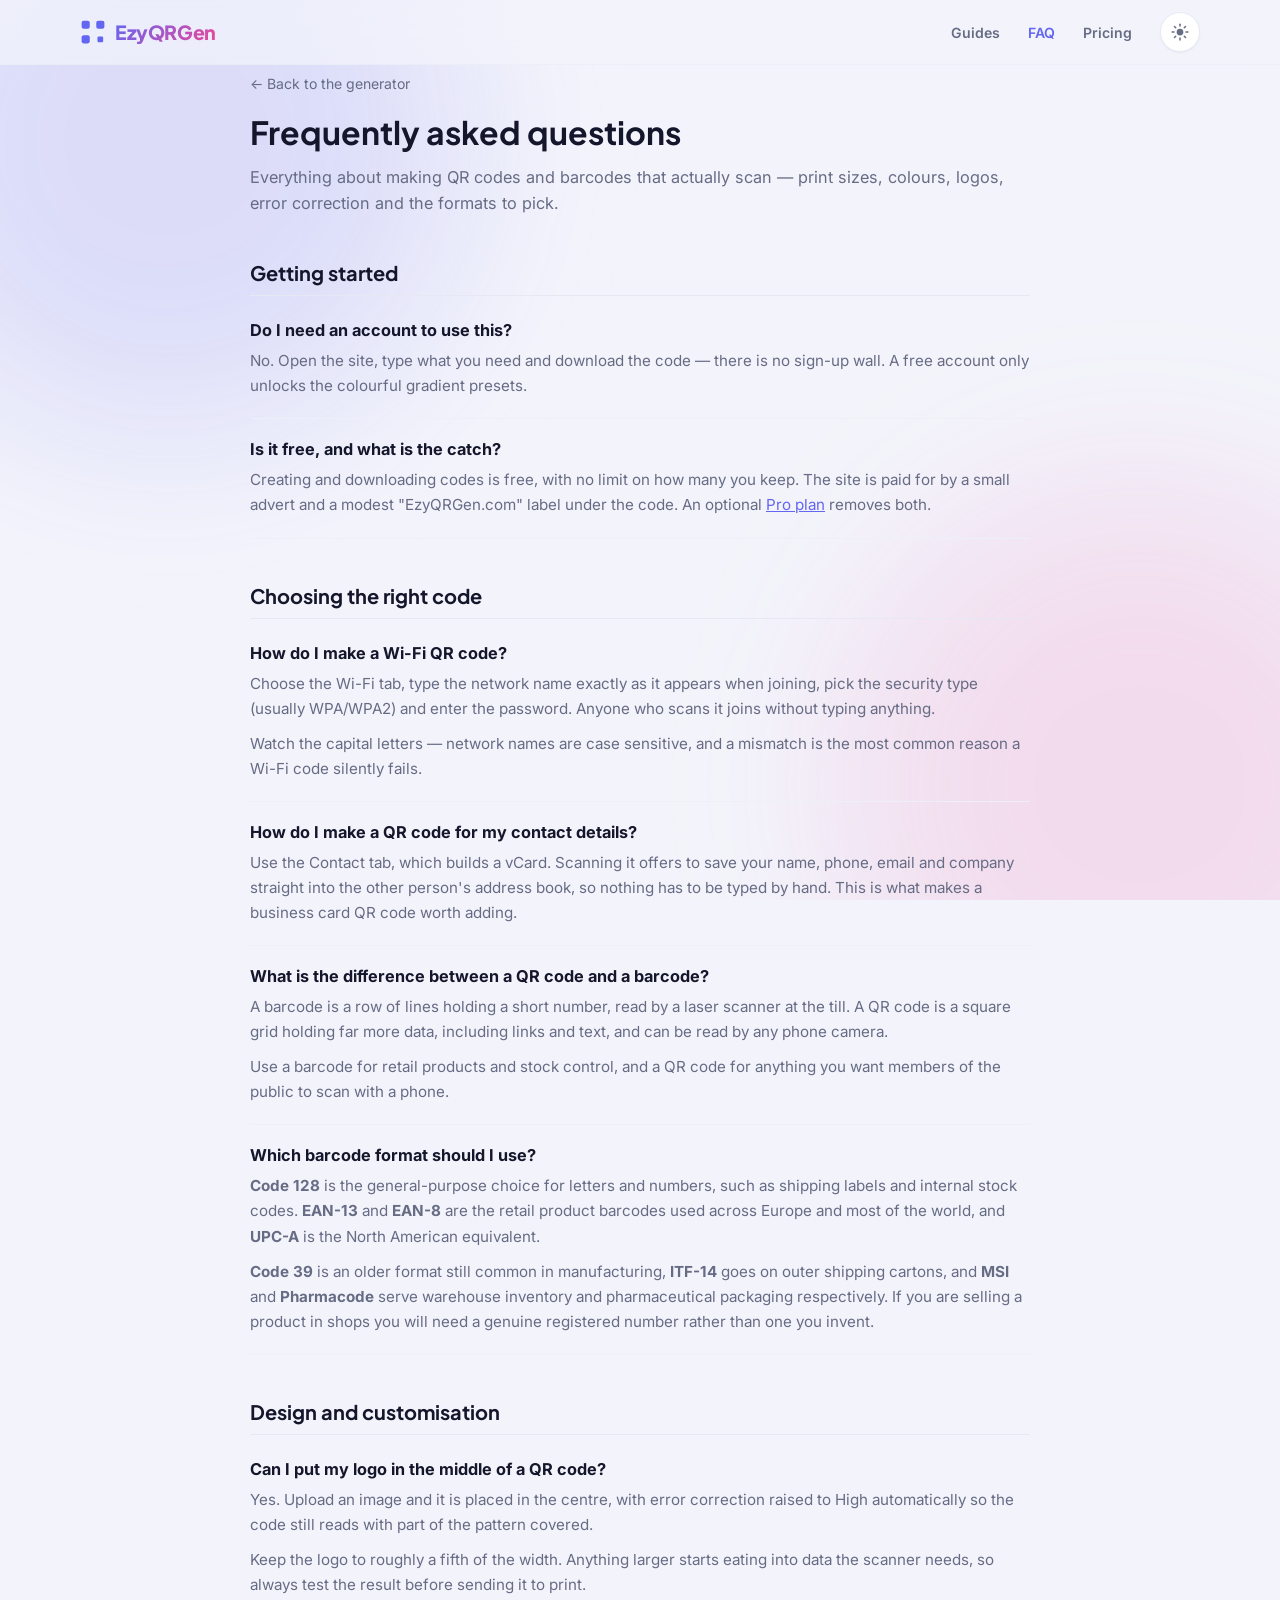
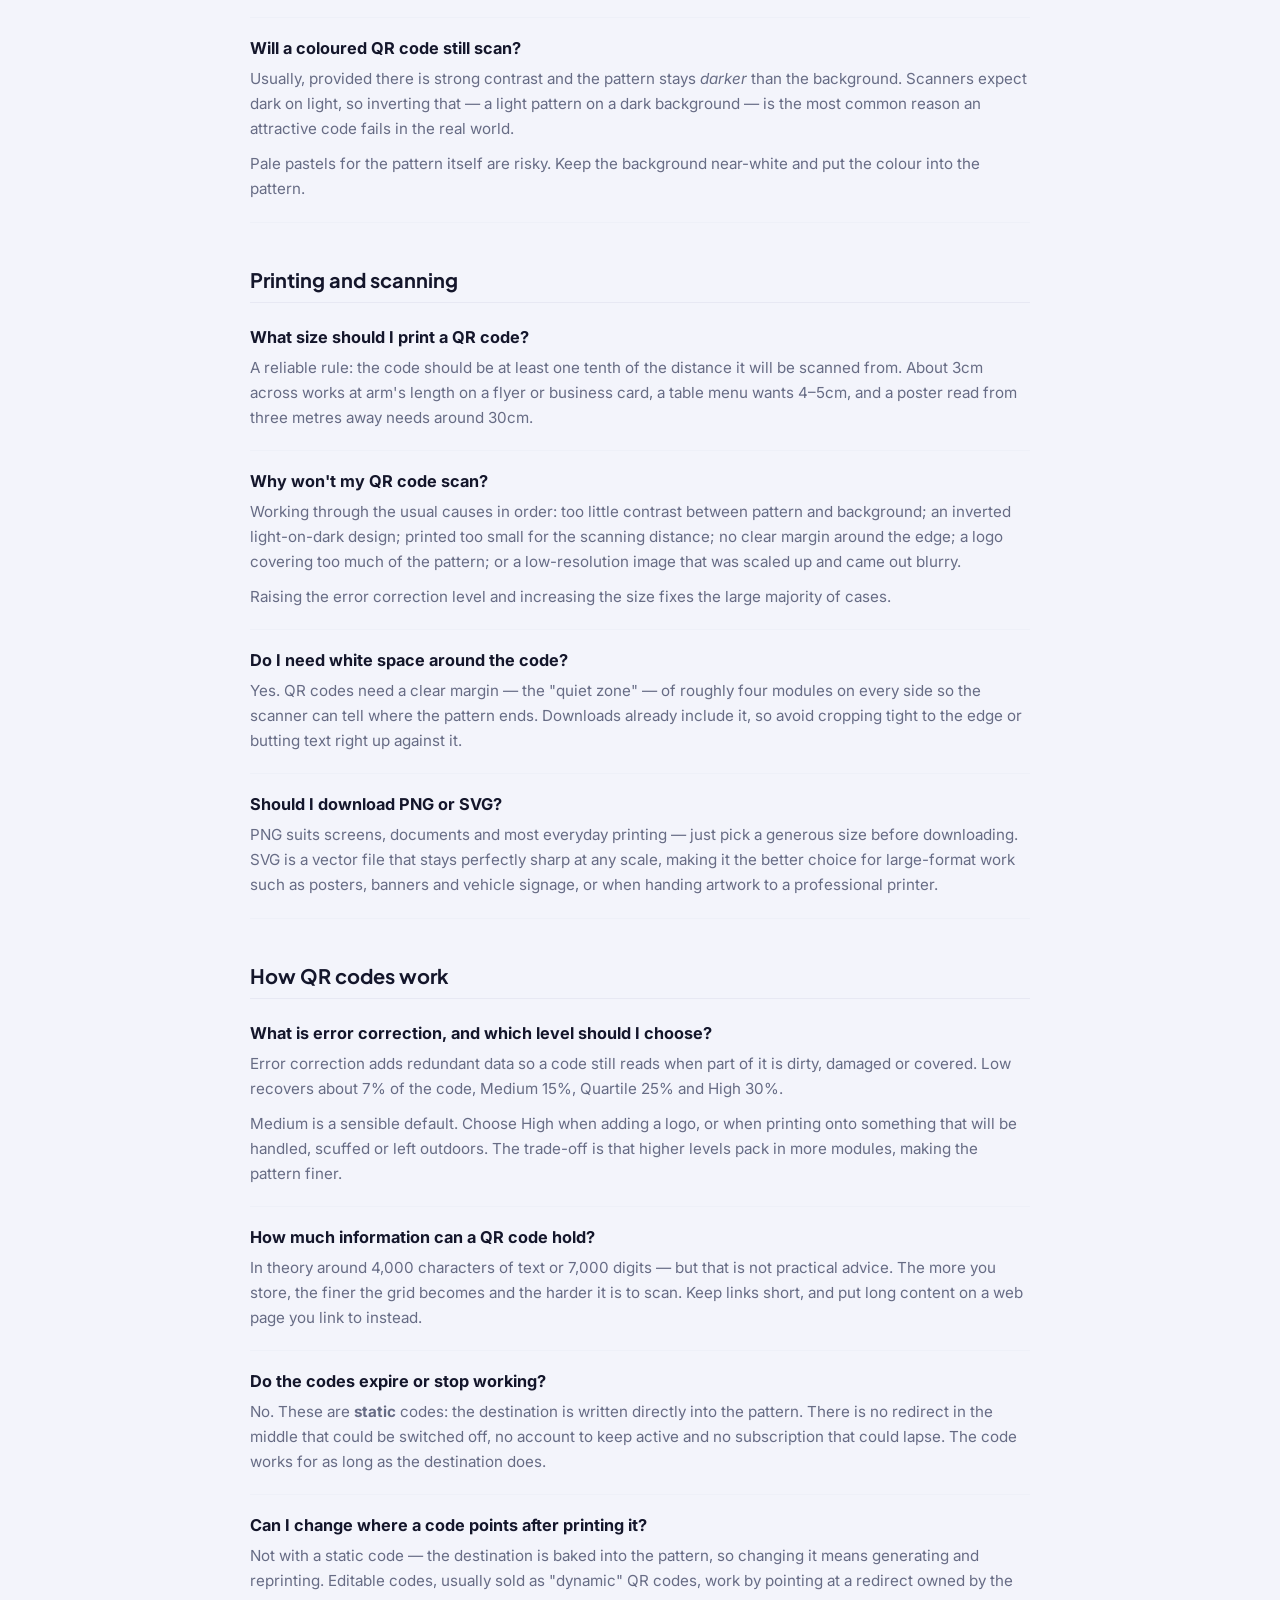
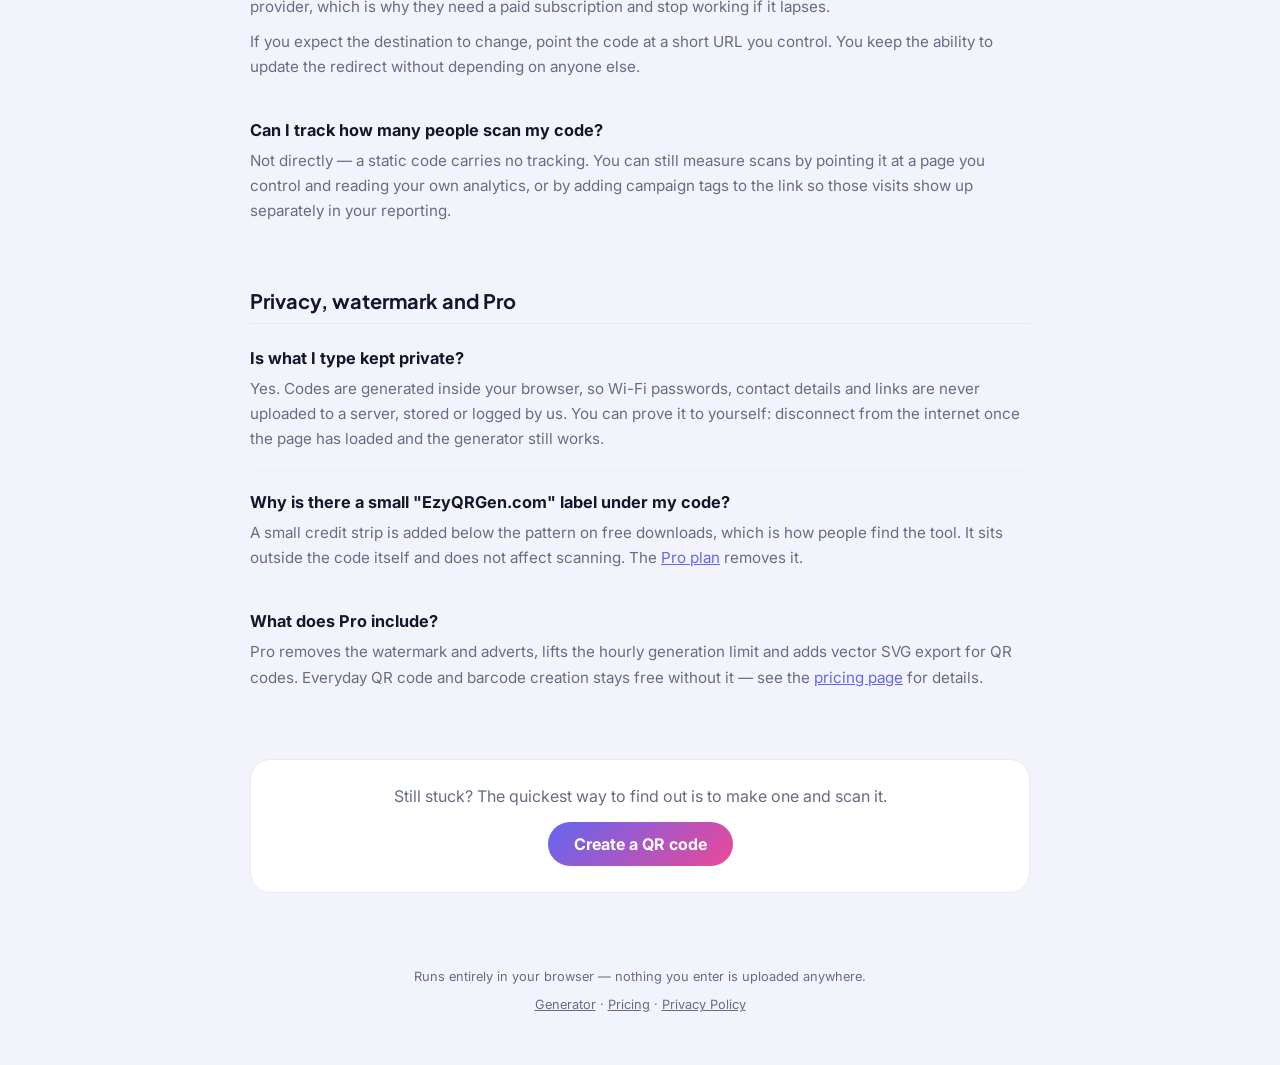
<file: faq.html>
<!DOCTYPE html>
<html lang="en">
<head>
<meta charset="UTF-8">
<meta name="viewport" content="width=device-width, initial-scale=1.0">
<title>QR Code FAQ — Printing, Scanning, Logos &amp; Wi-Fi Codes</title>
<meta name="description" content="Answers to common QR code questions: what size to print, why a code won't scan, adding a logo, making Wi-Fi and contact codes, error correction levels and which barcode format to use.">
<link rel="canonical" href="https://ezyqrgen.com/faq.html">
<meta property="og:type" content="website">
<meta property="og:url" content="https://ezyqrgen.com/faq.html">
<meta property="og:title" content="QR Code FAQ — Printing, Scanning, Logos & Wi-Fi Codes">
<meta property="og:description" content="Common QR code questions answered: print sizes, scanning problems, logos, Wi-Fi and contact codes, error correction and barcode formats.">
<meta property="og:image" content="https://ezyqrgen.com/og-image.png">
<meta property="og:image:width" content="1200">
<meta property="og:image:height" content="630">
<meta property="og:site_name" content="EzyQRGen">
<meta name="twitter:card" content="summary_large_image">
<meta name="twitter:title" content="QR Code FAQ — Printing, Scanning, Logos & Wi-Fi Codes">
<meta name="twitter:description" content="Common QR code questions answered: print sizes, scanning problems, logos, Wi-Fi and contact codes and barcode formats.">
<meta name="twitter:image" content="https://ezyqrgen.com/og-image.png">
<link rel="icon" href="data:image/svg+xml,%3Csvg xmlns='http://www.w3.org/2000/svg' viewBox='0 0 32 32'%3E%3Cdefs%3E%3ClinearGradient id='g' x1='0' y1='0' x2='1' y2='1'%3E%3Cstop offset='0' stop-color='%236366f1'/%3E%3Cstop offset='1' stop-color='%23ec4899'/%3E%3C/linearGradient%3E%3C/defs%3E%3Crect width='32' height='32' rx='8' fill='url(%23g)'/%3E%3Crect x='6' y='6' width='8' height='8' rx='2' fill='white'/%3E%3Crect x='18' y='6' width='8' height='8' rx='2' fill='white'/%3E%3Crect x='6' y='18' width='8' height='8' rx='2' fill='white'/%3E%3Crect x='19' y='19' width='6' height='6' rx='1.5' fill='white'/%3E%3C/svg%3E">
<script async src="https://pagead2.googlesyndication.com/pagead/js/adsbygoogle.js?client=ca-pub-7695383097201624" crossorigin="anonymous"></script>
<link rel="preconnect" href="https://fonts.googleapis.com">
<link rel="preconnect" href="https://fonts.gstatic.com" crossorigin>
<link href="https://fonts.googleapis.com/css2?family=Inter:wght@400;500;600;700&family=Plus+Jakarta+Sans:wght@600;700;800&display=swap" rel="stylesheet">
<link rel="stylesheet" href="style.css?v=20260929a">
<script>
  (function () {
    try {
      var saved = localStorage.getItem('codeforge-theme');
      if (saved === 'dark' || saved === 'light') {
        document.documentElement.setAttribute('data-theme', saved);
      }
    } catch (e) {}
  })();
</script>
<script type="application/ld+json">
{
  "@context": "https://schema.org",
  "@type": "FAQPage",
  "mainEntity": [
    { "@type": "Question", "name": "Do I need an account to use this?",
      "acceptedAnswer": { "@type": "Answer", "text": "No. Open the site, type what you need and download the code — there is no sign-up wall. A free account only unlocks the colourful gradient presets." } },
    { "@type": "Question", "name": "Is it free, and what is the catch?",
      "acceptedAnswer": { "@type": "Answer", "text": "Creating and downloading codes is free with no limit on how many you keep. The site is paid for by a small advert and a modest EzyQRGen.com label under the code. An optional Pro plan removes both." } },
    { "@type": "Question", "name": "How do I make a Wi-Fi QR code?",
      "acceptedAnswer": { "@type": "Answer", "text": "Choose the Wi-Fi tab, type the network name exactly as it appears when joining, pick the security type (usually WPA/WPA2) and enter the password. Anyone who scans it joins without typing the password. Watch for capital letters — network names are case sensitive." } },
    { "@type": "Question", "name": "How do I make a QR code for my contact details?",
      "acceptedAnswer": { "@type": "Answer", "text": "Use the Contact tab, which builds a vCard. Scanning it offers to save your name, phone, email and company straight into the other person's address book, so nothing has to be typed by hand." } },
    { "@type": "Question", "name": "What is the difference between a QR code and a barcode?",
      "acceptedAnswer": { "@type": "Answer", "text": "A barcode is a row of lines holding a short number, read by a laser scanner at the till. A QR code is a square grid holding far more data, including links and text, and can be read by any phone camera. Use a barcode for retail products and stock, and a QR code for anything people scan with a phone." } },
    { "@type": "Question", "name": "Which barcode format should I use?",
      "acceptedAnswer": { "@type": "Answer", "text": "Code 128 is the general-purpose choice for letters and numbers such as shipping labels and internal stock codes. EAN-13 and EAN-8 are retail product barcodes used across Europe and most of the world, and UPC-A is the North American equivalent. Code 39 is an older format still used in manufacturing, ITF-14 goes on outer shipping cartons, and MSI and Pharmacode serve inventory and pharmaceutical packaging." } },
    { "@type": "Question", "name": "Can I put my logo in the middle of a QR code?",
      "acceptedAnswer": { "@type": "Answer", "text": "Yes. Upload an image and it is placed in the centre. Error correction is raised to High automatically so the code still reads with part of the pattern covered. Keep the logo to roughly a fifth of the width and always test the result before printing." } },
    { "@type": "Question", "name": "Will a coloured QR code still scan?",
      "acceptedAnswer": { "@type": "Answer", "text": "Usually, provided there is strong contrast and the pattern stays darker than the background. Scanners expect dark on light, so inverting that — a light pattern on a dark background — is the most common reason a pretty code fails. Avoid pale pastels for the pattern itself." } },
    { "@type": "Question", "name": "What size should I print a QR code?",
      "acceptedAnswer": { "@type": "Answer", "text": "A reliable rule is that the code should be at least one tenth of the distance it will be scanned from. Roughly 3cm across works at arm's length on a flyer or business card, a table menu wants about 4 to 5cm, and a poster read from three metres away needs about 30cm." } },
    { "@type": "Question", "name": "Why won't my QR code scan?",
      "acceptedAnswer": { "@type": "Answer", "text": "The usual causes are too little contrast between the pattern and background, an inverted light-on-dark design, printing it too small for the scanning distance, no clear margin around the edge, a logo covering too much of the pattern, or a blurry low-resolution image that was scaled up. Raising the error correction level and increasing the size fixes most cases." } },
    { "@type": "Question", "name": "Do I need white space around the code?",
      "acceptedAnswer": { "@type": "Answer", "text": "Yes. QR codes need a clear margin, called the quiet zone, of about four modules on every side so the scanner can tell where the pattern ends. Downloads include this margin, so avoid cropping tight to the edge or placing text right against it." } },
    { "@type": "Question", "name": "Should I download PNG or SVG?",
      "acceptedAnswer": { "@type": "Answer", "text": "PNG suits screens, documents and most everyday printing — just choose a generous size before downloading. SVG is a vector file that stays perfectly sharp at any scale, so it is the better choice for large format printing such as posters, banners and vehicle signage, and for handing artwork to a professional printer." } },
    { "@type": "Question", "name": "What is error correction, and which level should I choose?",
      "acceptedAnswer": { "@type": "Answer", "text": "Error correction adds redundant data so a code still reads when part of it is dirty, damaged or covered. Low recovers about 7 percent, Medium 15, Quartile 25 and High 30. Medium is a sensible default. Choose High when adding a logo or printing onto something that will be handled, scuffed or exposed to weather. Higher levels make the pattern denser." } },
    { "@type": "Question", "name": "How much information can a QR code hold?",
      "acceptedAnswer": { "@type": "Answer", "text": "In theory around 4,000 characters of text or 7,000 digits, but that is not practical advice. The more you store, the finer the grid becomes and the harder it is to scan. Keep links short and put long content on a web page you link to instead." } },
    { "@type": "Question", "name": "Do the codes expire or stop working?",
      "acceptedAnswer": { "@type": "Answer", "text": "No. These are static codes, meaning the destination is written directly into the pattern. There is no redirect in the middle that could be switched off, no account to keep active and no subscription that could lapse. The code keeps working for as long as the destination does." } },
    { "@type": "Question", "name": "Can I change where a code points after printing it?",
      "acceptedAnswer": { "@type": "Answer", "text": "Not with a static code — the destination is baked into the pattern, so changing it means generating and reprinting a new code. Editable codes, often sold as dynamic QR codes, work by pointing at a redirect owned by the provider, which is why they usually require a paid subscription and stop working if it lapses. If you expect the destination to change, point the code at a short URL you control so you can update the redirect yourself." } },
    { "@type": "Question", "name": "Can I track how many people scan my code?",
      "acceptedAnswer": { "@type": "Answer", "text": "Not directly, because a static code carries no tracking. You can still measure scans by pointing it at a page you control and reading your own analytics, or by using a link with campaign tags so visits show up separately in your reporting." } },
    { "@type": "Question", "name": "Is what I type kept private?",
      "acceptedAnswer": { "@type": "Answer", "text": "Yes. Codes are generated inside your browser, so passwords, contact details and links are never uploaded to a server, stored or logged by us. You can confirm this by disconnecting from the internet after the page has loaded — the generator still works." } },
    { "@type": "Question", "name": "Why is there a small \"EzyQRGen.com\" label under my code?",
      "acceptedAnswer": { "@type": "Answer", "text": "A small credit strip is added below the pattern on free downloads to help people find the tool. It sits outside the code itself and does not affect scanning. The Pro plan removes it." } },
    { "@type": "Question", "name": "What does Pro include?",
      "acceptedAnswer": { "@type": "Answer", "text": "Pro removes the watermark and adverts, lifts the hourly generation limit and adds vector SVG export for QR codes. Everyday QR code and barcode creation stays free without it." } }
  ]
}
</script>
<style>
  .faq-page { max-width: 820px; margin: 0 auto; padding: 8px 20px 40px; }
  .faq-page .lede { color: var(--text-muted); font-size: 1.02rem; line-height: 1.6; margin: 0 0 8px; }
  .faq-page h1 { font-family: "Plus Jakarta Sans", sans-serif; font-size: 2rem; margin: 0 0 12px; }
  .faq-page h2 {
    font-family: "Plus Jakarta Sans", sans-serif;
    font-size: 1.25rem;
    margin: 44px 0 4px;
    padding-bottom: 10px;
    border-bottom: 1px solid var(--border);
  }
  .qa { padding: 20px 0; border-bottom: 1px solid var(--border-soft); }
  .qa:last-child { border-bottom: none; }
  .qa h3 { font-size: 1.02rem; margin: 0 0 8px; }
  .qa p { color: var(--text-muted); font-size: 0.95rem; line-height: 1.65; margin: 0 0 10px; }
  .qa p:last-child { margin-bottom: 0; }
  .qa a { color: var(--accent-solid); }
  .faq-cta {
    margin-top: 48px;
    padding: 26px;
    border-radius: var(--radius-lg);
    background: var(--surface);
    border: 1px solid var(--border);
    text-align: center;
  }
  .faq-cta p { color: var(--text-muted); margin: 0 0 16px; }
  .faq-cta a {
    display: inline-block;
    padding: 12px 26px;
    border-radius: 24px;
    background: var(--accent-gradient);
    color: #fff;
    font-weight: 700;
    text-decoration: none;
  }
  .back-link { display: inline-block; margin-bottom: 20px; color: var(--text-muted); font-size: 0.88rem; text-decoration: none; }
  .back-link:hover { color: var(--accent-solid); }
</style>
</head>
<body>
  <div class="bg-decor" aria-hidden="true"></div>

  <header class="topbar" id="topbar">
    <div class="topbar-inner">
      <a href="/" class="brand" style="text-decoration:none;">
        <span class="brand-icon" aria-hidden="true">
          <svg viewBox="0 0 32 32" width="26" height="26">
            <rect x="2" y="2" width="10" height="10" rx="2.5"></rect>
            <rect x="20" y="2" width="10" height="10" rx="2.5"></rect>
            <rect x="2" y="20" width="10" height="10" rx="2.5"></rect>
            <rect x="21.5" y="21.5" width="7" height="7" rx="1.5"></rect>
          </svg>
        </span>
        <span class="brand-name">EzyQRGen</span>
      </a>
      <nav class="topnav">
        <a href="/guides.html">Guides</a>
        <a href="/faq.html" class="current">FAQ</a>
        <a href="/pricing.html">Pricing</a>
      </nav>
      <div class="topbar-actions">
        <button class="theme-toggle" id="theme-toggle" type="button" aria-label="Toggle dark mode">
          <svg class="icon-sun" viewBox="0 0 24 24" width="18" height="18"><circle cx="12" cy="12" r="4.5"></circle><g stroke-width="2" stroke-linecap="round"><line x1="12" y1="1.5" x2="12" y2="4"></line><line x1="12" y1="20" x2="12" y2="22.5"></line><line x1="1.5" y1="12" x2="4" y2="12"></line><line x1="20" y1="12" x2="22.5" y2="12"></line><line x1="4.6" y1="4.6" x2="6.3" y2="6.3"></line><line x1="17.7" y1="17.7" x2="19.4" y2="19.4"></line><line x1="4.6" y1="19.4" x2="6.3" y2="17.7"></line><line x1="17.7" y1="6.3" x2="19.4" y2="4.6"></line></g></svg>
          <svg class="icon-moon" viewBox="0 0 24 24" width="18" height="18"><path d="M20 14.5A8.5 8.5 0 1 1 9.5 4a7 7 0 0 0 10.5 10.5Z"></path></svg>
        </button>
      </div>
    </div>
  </header>

  <main class="faq-page">
    <a href="/" class="back-link">← Back to the generator</a>
    <h1>Frequently asked questions</h1>
    <p class="lede">Everything about making QR codes and barcodes that actually scan — print sizes, colours, logos, error correction and the formats to pick.</p>

    <h2>Getting started</h2>
    <div class="qa">
      <h3>Do I need an account to use this?</h3>
      <p>No. Open the site, type what you need and download the code — there is no sign-up wall. A free account only unlocks the colourful gradient presets.</p>
    </div>
    <div class="qa">
      <h3>Is it free, and what is the catch?</h3>
      <p>Creating and downloading codes is free, with no limit on how many you keep. The site is paid for by a small advert and a modest "EzyQRGen.com" label under the code. An optional <a href="pricing.html">Pro plan</a> removes both.</p>
    </div>

    <h2>Choosing the right code</h2>
    <div class="qa">
      <h3>How do I make a Wi-Fi QR code?</h3>
      <p>Choose the Wi-Fi tab, type the network name exactly as it appears when joining, pick the security type (usually WPA/WPA2) and enter the password. Anyone who scans it joins without typing anything.</p>
      <p>Watch the capital letters — network names are case sensitive, and a mismatch is the most common reason a Wi-Fi code silently fails.</p>
    </div>
    <div class="qa">
      <h3>How do I make a QR code for my contact details?</h3>
      <p>Use the Contact tab, which builds a vCard. Scanning it offers to save your name, phone, email and company straight into the other person's address book, so nothing has to be typed by hand. This is what makes a business card QR code worth adding.</p>
    </div>
    <div class="qa">
      <h3>What is the difference between a QR code and a barcode?</h3>
      <p>A barcode is a row of lines holding a short number, read by a laser scanner at the till. A QR code is a square grid holding far more data, including links and text, and can be read by any phone camera.</p>
      <p>Use a barcode for retail products and stock control, and a QR code for anything you want members of the public to scan with a phone.</p>
    </div>
    <div class="qa">
      <h3>Which barcode format should I use?</h3>
      <p><strong>Code 128</strong> is the general-purpose choice for letters and numbers, such as shipping labels and internal stock codes. <strong>EAN-13</strong> and <strong>EAN-8</strong> are the retail product barcodes used across Europe and most of the world, and <strong>UPC-A</strong> is the North American equivalent.</p>
      <p><strong>Code 39</strong> is an older format still common in manufacturing, <strong>ITF-14</strong> goes on outer shipping cartons, and <strong>MSI</strong> and <strong>Pharmacode</strong> serve warehouse inventory and pharmaceutical packaging respectively. If you are selling a product in shops you will need a genuine registered number rather than one you invent.</p>
    </div>

    <h2>Design and customisation</h2>
    <div class="qa">
      <h3>Can I put my logo in the middle of a QR code?</h3>
      <p>Yes. Upload an image and it is placed in the centre, with error correction raised to High automatically so the code still reads with part of the pattern covered.</p>
      <p>Keep the logo to roughly a fifth of the width. Anything larger starts eating into data the scanner needs, so always test the result before sending it to print.</p>
    </div>
    <div class="qa">
      <h3>Will a coloured QR code still scan?</h3>
      <p>Usually, provided there is strong contrast and the pattern stays <em>darker</em> than the background. Scanners expect dark on light, so inverting that — a light pattern on a dark background — is the most common reason an attractive code fails in the real world.</p>
      <p>Pale pastels for the pattern itself are risky. Keep the background near-white and put the colour into the pattern.</p>
    </div>

    <h2>Printing and scanning</h2>
    <div class="qa">
      <h3>What size should I print a QR code?</h3>
      <p>A reliable rule: the code should be at least one tenth of the distance it will be scanned from. About 3cm across works at arm's length on a flyer or business card, a table menu wants 4–5cm, and a poster read from three metres away needs around 30cm.</p>
    </div>
    <div class="qa">
      <h3>Why won't my QR code scan?</h3>
      <p>Working through the usual causes in order: too little contrast between pattern and background; an inverted light-on-dark design; printed too small for the scanning distance; no clear margin around the edge; a logo covering too much of the pattern; or a low-resolution image that was scaled up and came out blurry.</p>
      <p>Raising the error correction level and increasing the size fixes the large majority of cases.</p>
    </div>
    <div class="qa">
      <h3>Do I need white space around the code?</h3>
      <p>Yes. QR codes need a clear margin — the "quiet zone" — of roughly four modules on every side so the scanner can tell where the pattern ends. Downloads already include it, so avoid cropping tight to the edge or butting text right up against it.</p>
    </div>
    <div class="qa">
      <h3>Should I download PNG or SVG?</h3>
      <p>PNG suits screens, documents and most everyday printing — just pick a generous size before downloading. SVG is a vector file that stays perfectly sharp at any scale, making it the better choice for large-format work such as posters, banners and vehicle signage, or when handing artwork to a professional printer.</p>
    </div>

    <h2>How QR codes work</h2>
    <div class="qa">
      <h3>What is error correction, and which level should I choose?</h3>
      <p>Error correction adds redundant data so a code still reads when part of it is dirty, damaged or covered. Low recovers about 7% of the code, Medium 15%, Quartile 25% and High 30%.</p>
      <p>Medium is a sensible default. Choose High when adding a logo, or when printing onto something that will be handled, scuffed or left outdoors. The trade-off is that higher levels pack in more modules, making the pattern finer.</p>
    </div>
    <div class="qa">
      <h3>How much information can a QR code hold?</h3>
      <p>In theory around 4,000 characters of text or 7,000 digits — but that is not practical advice. The more you store, the finer the grid becomes and the harder it is to scan. Keep links short, and put long content on a web page you link to instead.</p>
    </div>
    <div class="qa">
      <h3>Do the codes expire or stop working?</h3>
      <p>No. These are <strong>static</strong> codes: the destination is written directly into the pattern. There is no redirect in the middle that could be switched off, no account to keep active and no subscription that could lapse. The code works for as long as the destination does.</p>
    </div>
    <div class="qa">
      <h3>Can I change where a code points after printing it?</h3>
      <p>Not with a static code — the destination is baked into the pattern, so changing it means generating and reprinting. Editable codes, usually sold as "dynamic" QR codes, work by pointing at a redirect owned by the provider, which is why they need a paid subscription and stop working if it lapses.</p>
      <p>If you expect the destination to change, point the code at a short URL you control. You keep the ability to update the redirect without depending on anyone else.</p>
    </div>
    <div class="qa">
      <h3>Can I track how many people scan my code?</h3>
      <p>Not directly — a static code carries no tracking. You can still measure scans by pointing it at a page you control and reading your own analytics, or by adding campaign tags to the link so those visits show up separately in your reporting.</p>
    </div>

    <h2>Privacy, watermark and Pro</h2>
    <div class="qa">
      <h3>Is what I type kept private?</h3>
      <p>Yes. Codes are generated inside your browser, so Wi-Fi passwords, contact details and links are never uploaded to a server, stored or logged by us. You can prove it to yourself: disconnect from the internet once the page has loaded and the generator still works.</p>
    </div>
    <div class="qa">
      <h3>Why is there a small "EzyQRGen.com" label under my code?</h3>
      <p>A small credit strip is added below the pattern on free downloads, which is how people find the tool. It sits outside the code itself and does not affect scanning. The <a href="pricing.html">Pro plan</a> removes it.</p>
    </div>
    <div class="qa">
      <h3>What does Pro include?</h3>
      <p>Pro removes the watermark and adverts, lifts the hourly generation limit and adds vector SVG export for QR codes. Everyday QR code and barcode creation stays free without it — see the <a href="pricing.html">pricing page</a> for details.</p>
    </div>

    <div class="faq-cta">
      <p>Still stuck? The quickest way to find out is to make one and scan it.</p>
      <a href="/">Create a QR code</a>
    </div>
  </main>

  <footer class="footer">
    <p>Runs entirely in your browser — nothing you enter is uploaded anywhere.</p>
    <p><a href="/">Generator</a> · <a href="/pricing.html">Pricing</a> · <a href="/privacy.html">Privacy Policy</a></p>
  </footer>

  <script>
    var btn = document.getElementById('theme-toggle');
    btn.addEventListener('click', function () {
      var root = document.documentElement;
      var systemDark = window.matchMedia('(prefers-color-scheme: dark)').matches;
      var currentlyDark = root.getAttribute('data-theme') ? root.getAttribute('data-theme') === 'dark' : systemDark;
      var next = currentlyDark ? 'light' : 'dark';
      root.setAttribute('data-theme', next);
      try { localStorage.setItem('codeforge-theme', next); } catch (e) {}
    });
  </script>
</body>
</html>
</file>
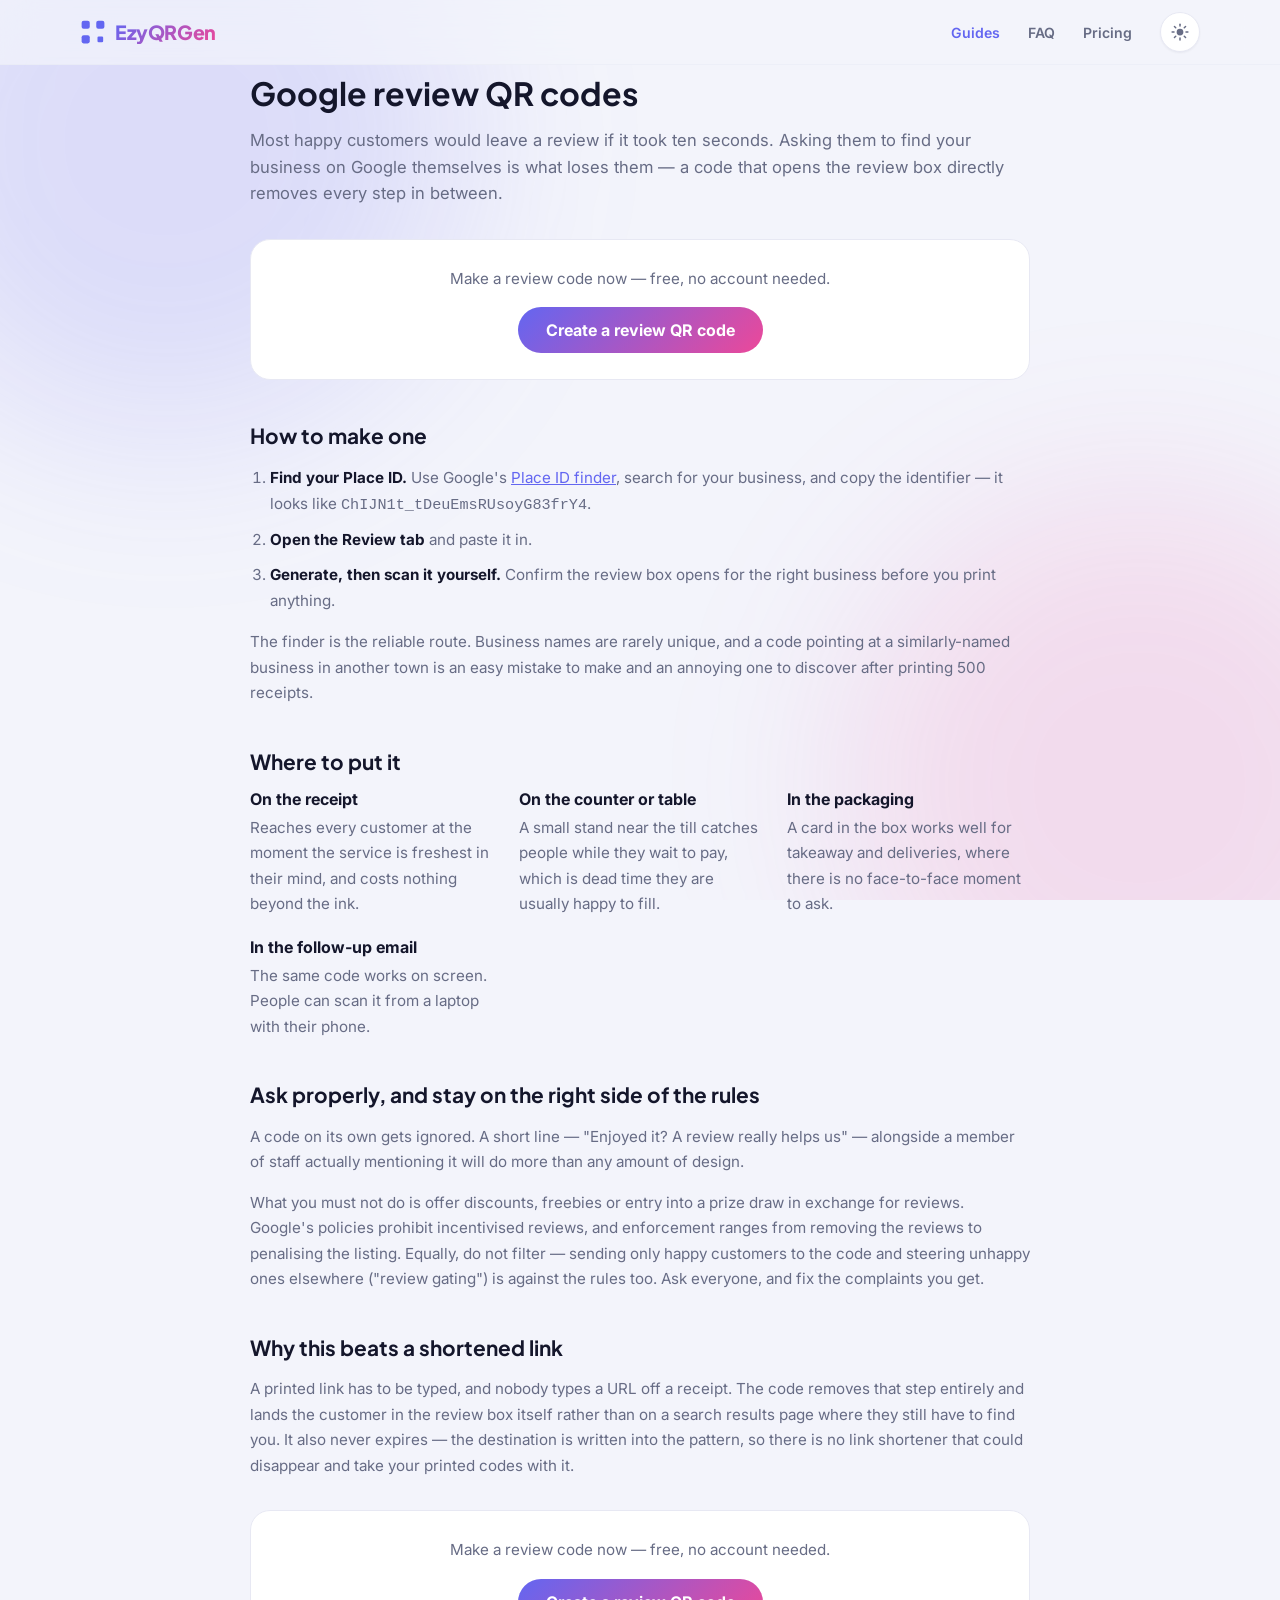
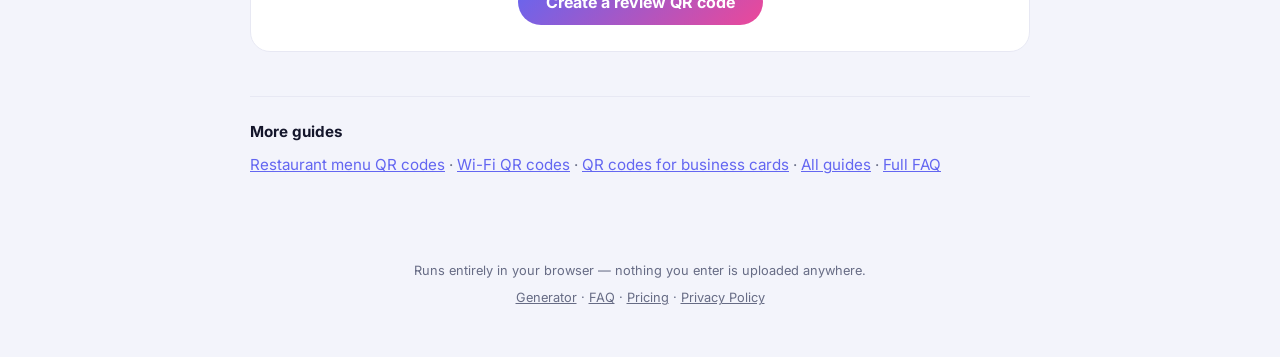
<file: google-review-qr-code.html>
<!DOCTYPE html>
<html lang="en">
<head>
<meta charset="UTF-8">
<meta name="viewport" content="width=device-width, initial-scale=1.0">
<title>Google Review QR Code Generator — Get More Reviews, Free</title>
<meta name="description" content="Create a free Google review QR code that opens the review box for your business in one tap. Includes how to find your Place ID and where to put the code.">
<link rel="canonical" href="https://ezyqrgen.com/google-review-qr-code.html">
<meta property="og:type" content="article">
<meta property="og:url" content="https://ezyqrgen.com/google-review-qr-code.html">
<meta property="og:title" content="Google Review QR Code Generator — Free">
<meta property="og:description" content="Create a free Google review QR code that opens the review box for your business in one tap. Includes how to find your Place ID and where to put the code.">
<meta property="og:image" content="https://ezyqrgen.com/og-image.png">
<meta property="og:image:width" content="1200">
<meta property="og:image:height" content="630">
<meta property="og:site_name" content="EzyQRGen">
<meta name="twitter:card" content="summary_large_image">
<meta name="twitter:title" content="Google Review QR Code Generator — Free">
<meta name="twitter:description" content="Create a free Google review QR code that opens the review box for your business in one tap. Includes how to find your Place ID and where to put the code.">
<meta name="twitter:image" content="https://ezyqrgen.com/og-image.png">
<link rel="icon" href="data:image/svg+xml,%3Csvg xmlns='http://www.w3.org/2000/svg' viewBox='0 0 32 32'%3E%3Cdefs%3E%3ClinearGradient id='g' x1='0' y1='0' x2='1' y2='1'%3E%3Cstop offset='0' stop-color='%236366f1'/%3E%3Cstop offset='1' stop-color='%23ec4899'/%3E%3C/linearGradient%3E%3C/defs%3E%3Crect width='32' height='32' rx='8' fill='url(%23g)'/%3E%3Crect x='6' y='6' width='8' height='8' rx='2' fill='white'/%3E%3Crect x='18' y='6' width='8' height='8' rx='2' fill='white'/%3E%3Crect x='6' y='18' width='8' height='8' rx='2' fill='white'/%3E%3Crect x='19' y='19' width='6' height='6' rx='1.5' fill='white'/%3E%3C/svg%3E">
<script async src="https://pagead2.googlesyndication.com/pagead/js/adsbygoogle.js?client=ca-pub-7695383097201624" crossorigin="anonymous"></script>
<link rel="preconnect" href="https://fonts.googleapis.com">
<link rel="preconnect" href="https://fonts.gstatic.com" crossorigin>
<link href="https://fonts.googleapis.com/css2?family=Inter:wght@400;500;600;700&family=Plus+Jakarta+Sans:wght@600;700;800&display=swap" rel="stylesheet">
<link rel="stylesheet" href="style.css?v=20260929a">
<script>
  (function () {
    try {
      var saved = localStorage.getItem('codeforge-theme');
      if (saved === 'dark' || saved === 'light') {
        document.documentElement.setAttribute('data-theme', saved);
      }
    } catch (e) {}
  })();
</script>
<script type="application/ld+json">
{
  "@context": "https://schema.org",
  "@type": "HowTo",
  "name": "How to create a Google review QR code",
  "description": "Create a free Google review QR code that opens the review box for your business in one tap. Includes how to find your Place ID and where to put the code.",
  "step": [
    {
      "@type": "HowToStep",
      "name": "Find your Place ID",
      "text": "Look your business up with Google’s Place ID finder and copy the identifier it returns."
    },
    {
      "@type": "HowToStep",
      "name": "Open the Review tab",
      "text": "Choose the Review option in the generator."
    },
    {
      "@type": "HowToStep",
      "name": "Paste the Place ID",
      "text": "Paste the identifier into the field."
    },
    {
      "@type": "HowToStep",
      "name": "Generate and test",
      "text": "Click Generate, then scan it yourself to confirm the review box opens for the right business."
    }
  ]
}
</script>
</head>
<body>
  <div class="bg-decor" aria-hidden="true"></div>

  <header class="topbar" id="topbar">
    <div class="topbar-inner">
      <a href="/" class="brand" style="text-decoration:none;">
        <span class="brand-icon" aria-hidden="true">
          <svg viewBox="0 0 32 32" width="26" height="26">
            <rect x="2" y="2" width="10" height="10" rx="2.5"></rect>
            <rect x="20" y="2" width="10" height="10" rx="2.5"></rect>
            <rect x="2" y="20" width="10" height="10" rx="2.5"></rect>
            <rect x="21.5" y="21.5" width="7" height="7" rx="1.5"></rect>
          </svg>
        </span>
        <span class="brand-name">EzyQRGen</span>
      </a>
      <nav class="topnav">
        <a href="/guides.html" class="current">Guides</a>
        <a href="/faq.html">FAQ</a>
        <a href="/pricing.html">Pricing</a>
      </nav>
      <div class="topbar-actions">
        <button class="theme-toggle" id="theme-toggle" type="button" aria-label="Toggle dark mode">
          <svg class="icon-sun" viewBox="0 0 24 24" width="18" height="18"><circle cx="12" cy="12" r="4.5"></circle><g stroke-width="2" stroke-linecap="round"><line x1="12" y1="1.5" x2="12" y2="4"></line><line x1="12" y1="20" x2="12" y2="22.5"></line><line x1="1.5" y1="12" x2="4" y2="12"></line><line x1="20" y1="12" x2="22.5" y2="12"></line><line x1="4.6" y1="4.6" x2="6.3" y2="6.3"></line><line x1="17.7" y1="17.7" x2="19.4" y2="19.4"></line><line x1="4.6" y1="19.4" x2="6.3" y2="17.7"></line><line x1="17.7" y1="6.3" x2="19.4" y2="4.6"></line></g></svg>
          <svg class="icon-moon" viewBox="0 0 24 24" width="18" height="18"><path d="M20 14.5A8.5 8.5 0 1 1 9.5 4a7 7 0 0 0 10.5 10.5Z"></path></svg>
        </button>
      </div>
    </div>
  </header>

  <main class="usecase">
    <h1>Google review QR codes</h1>
    <p class="lede">Most happy customers would leave a review if it took ten seconds. Asking them to find your business on Google themselves is what loses them — a code that opens the review box directly removes every step in between.</p>

    <div class="usecase-cta">
      <p>Make a review code now — free, no account needed.</p>
      <a class="btn-cta" href="/?type=review">Create a review QR code</a>
    </div>

    <h2>How to make one</h2>
    <ol>
      <li><strong>Find your Place ID.</strong> Use Google's <a href="https://developers.google.com/maps/documentation/places/web-service/place-id" target="_blank" rel="noopener">Place ID finder</a>, search for your business, and copy the identifier — it looks like <code>ChIJN1t_tDeuEmsRUsoyG83frY4</code>.</li>
      <li><strong>Open the Review tab</strong> and paste it in.</li>
      <li><strong>Generate, then scan it yourself.</strong> Confirm the review box opens for the right business before you print anything.</li>
    </ol>
    <p>The finder is the reliable route. Business names are rarely unique, and a code pointing at a similarly-named business in another town is an easy mistake to make and an annoying one to discover after printing 500 receipts.</p>

    <h2>Where to put it</h2>
    <div class="tip-grid">
      <div>
        <h3>On the receipt</h3>
        <p>Reaches every customer at the moment the service is freshest in their mind, and costs nothing beyond the ink.</p>
      </div>
      <div>
        <h3>On the counter or table</h3>
        <p>A small stand near the till catches people while they wait to pay, which is dead time they are usually happy to fill.</p>
      </div>
      <div>
        <h3>In the packaging</h3>
        <p>A card in the box works well for takeaway and deliveries, where there is no face-to-face moment to ask.</p>
      </div>
      <div>
        <h3>In the follow-up email</h3>
        <p>The same code works on screen. People can scan it from a laptop with their phone.</p>
      </div>
    </div>

    <h2>Ask properly, and stay on the right side of the rules</h2>
    <p>A code on its own gets ignored. A short line — "Enjoyed it? A review really helps us" — alongside a member of staff actually mentioning it will do more than any amount of design.</p>
    <p>What you must not do is offer discounts, freebies or entry into a prize draw in exchange for reviews. Google's policies prohibit incentivised reviews, and enforcement ranges from removing the reviews to penalising the listing. Equally, do not filter — sending only happy customers to the code and steering unhappy ones elsewhere ("review gating") is against the rules too. Ask everyone, and fix the complaints you get.</p>

    <h2>Why this beats a shortened link</h2>
    <p>A printed link has to be typed, and nobody types a URL off a receipt. The code removes that step entirely and lands the customer in the review box itself rather than on a search results page where they still have to find you. It also never expires — the destination is written into the pattern, so there is no link shortener that could disappear and take your printed codes with it.</p>


    <div class="usecase-cta">
      <p>Make a review code now — free, no account needed.</p>
      <a class="btn-cta" href="/?type=review">Create a review QR code</a>
    </div>

    <div class="usecase-links">
      <p><strong>More guides</strong></p>
      <p><a href="/qr-code-for-restaurant-menu.html">Restaurant menu QR codes</a> · <a href="/wifi-qr-code.html">Wi-Fi QR codes</a> · <a href="/qr-code-for-business-cards.html">QR codes for business cards</a> · <a href="/guides.html">All guides</a> · <a href="/faq.html">Full FAQ</a></p>
    </div>
  </main>

  <footer class="footer">
    <p>Runs entirely in your browser — nothing you enter is uploaded anywhere.</p>
    <p><a href="/">Generator</a> · <a href="/faq.html">FAQ</a> · <a href="/pricing.html">Pricing</a> · <a href="/privacy.html">Privacy Policy</a></p>
  </footer>

  <script>
    var btn = document.getElementById('theme-toggle');
    btn.addEventListener('click', function () {
      var root = document.documentElement;
      var systemDark = window.matchMedia('(prefers-color-scheme: dark)').matches;
      var currentlyDark = root.getAttribute('data-theme') ? root.getAttribute('data-theme') === 'dark' : systemDark;
      var next = currentlyDark ? 'light' : 'dark';
      root.setAttribute('data-theme', next);
      try { localStorage.setItem('codeforge-theme', next); } catch (e) {}
    });
  </script>
</body>
</html>
</file>
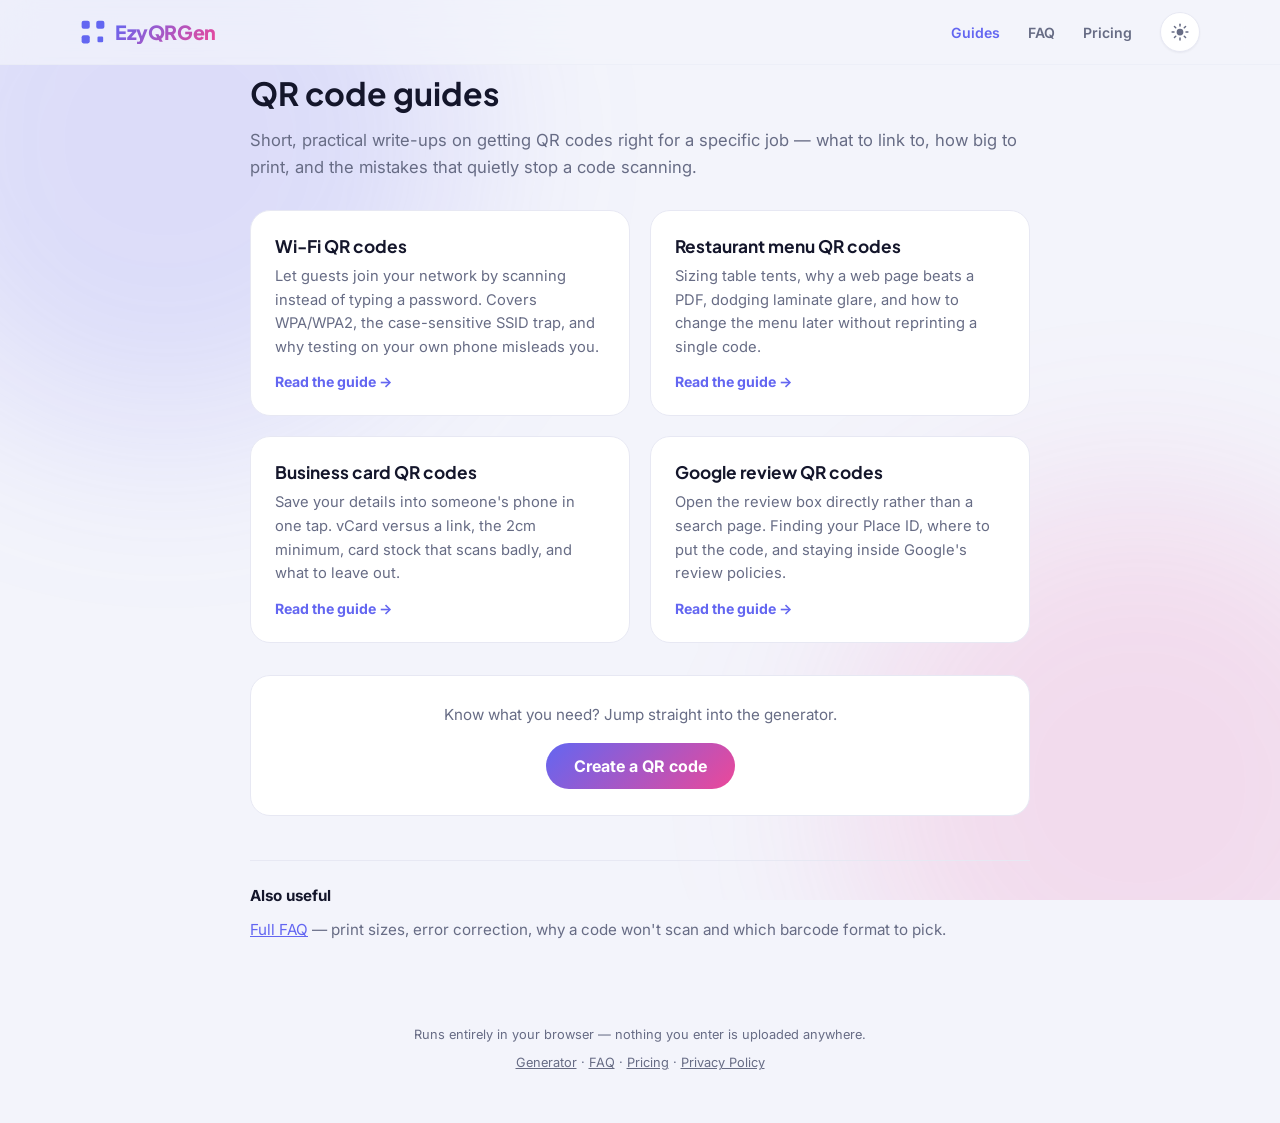
<file: guides.html>
<!DOCTYPE html>
<html lang="en">
<head>
<meta charset="UTF-8">
<meta name="viewport" content="width=device-width, initial-scale=1.0">
<title>QR Code Guides — Wi-Fi, Menus, Business Cards &amp; Reviews</title>
<meta name="description" content="Practical guides to making QR codes that actually scan: Wi-Fi codes for guests, restaurant menu codes, business card vCards and Google review codes.">
<link rel="canonical" href="https://ezyqrgen.com/guides.html">
<meta property="og:type" content="website">
<meta property="og:url" content="https://ezyqrgen.com/guides.html">
<meta property="og:title" content="QR Code Guides — Wi-Fi, Menus, Business Cards & Reviews">
<meta property="og:description" content="Practical guides to making QR codes that actually scan, for Wi-Fi, restaurant menus, business cards and Google reviews.">
<meta property="og:image" content="https://ezyqrgen.com/og-image.png">
<meta property="og:image:width" content="1200">
<meta property="og:image:height" content="630">
<meta property="og:site_name" content="EzyQRGen">
<meta name="twitter:card" content="summary_large_image">
<meta name="twitter:title" content="QR Code Guides — Wi-Fi, Menus, Business Cards & Reviews">
<meta name="twitter:description" content="Practical guides to making QR codes that actually scan.">
<meta name="twitter:image" content="https://ezyqrgen.com/og-image.png">
<link rel="icon" href="data:image/svg+xml,%3Csvg xmlns='http://www.w3.org/2000/svg' viewBox='0 0 32 32'%3E%3Cdefs%3E%3ClinearGradient id='g' x1='0' y1='0' x2='1' y2='1'%3E%3Cstop offset='0' stop-color='%236366f1'/%3E%3Cstop offset='1' stop-color='%23ec4899'/%3E%3C/linearGradient%3E%3C/defs%3E%3Crect width='32' height='32' rx='8' fill='url(%23g)'/%3E%3Crect x='6' y='6' width='8' height='8' rx='2' fill='white'/%3E%3Crect x='18' y='6' width='8' height='8' rx='2' fill='white'/%3E%3Crect x='6' y='18' width='8' height='8' rx='2' fill='white'/%3E%3Crect x='19' y='19' width='6' height='6' rx='1.5' fill='white'/%3E%3C/svg%3E">
<script async src="https://pagead2.googlesyndication.com/pagead/js/adsbygoogle.js?client=ca-pub-7695383097201624" crossorigin="anonymous"></script>
<link rel="preconnect" href="https://fonts.googleapis.com">
<link rel="preconnect" href="https://fonts.gstatic.com" crossorigin>
<link href="https://fonts.googleapis.com/css2?family=Inter:wght@400;500;600;700&family=Plus+Jakarta+Sans:wght@600;700;800&display=swap" rel="stylesheet">
<link rel="stylesheet" href="style.css?v=20260929a">
<script>
  (function () {
    try {
      var saved = localStorage.getItem('codeforge-theme');
      if (saved === 'dark' || saved === 'light') {
        document.documentElement.setAttribute('data-theme', saved);
      }
    } catch (e) {}
  })();
</script>
<script type="application/ld+json">
{
  "@context": "https://schema.org",
  "@type": "CollectionPage",
  "name": "QR Code Guides",
  "url": "https://ezyqrgen.com/guides.html",
  "description": "Practical guides to making QR codes that actually scan.",
  "hasPart": [
    { "@type": "Article", "name": "Wi-Fi QR codes", "url": "https://ezyqrgen.com/wifi-qr-code.html" },
    { "@type": "Article", "name": "Restaurant menu QR codes", "url": "https://ezyqrgen.com/qr-code-for-restaurant-menu.html" },
    { "@type": "Article", "name": "Business card QR codes", "url": "https://ezyqrgen.com/qr-code-for-business-cards.html" },
    { "@type": "Article", "name": "Google review QR codes", "url": "https://ezyqrgen.com/google-review-qr-code.html" }
  ]
}
</script>
<style>
  .guide-grid {
    display: grid;
    grid-template-columns: repeat(auto-fit, minmax(280px, 1fr));
    gap: 20px;
    margin-top: 30px;
  }
  .guide-card {
    display: block;
    padding: 24px;
    border-radius: var(--radius-lg);
    border: 1px solid var(--border);
    background: var(--surface);
    text-decoration: none;
    transition: border-color 0.15s ease, transform 0.15s ease, box-shadow 0.15s ease;
  }
  .guide-card:hover {
    border-color: var(--accent-solid);
    transform: translateY(-2px);
    box-shadow: var(--shadow-md);
  }
  .guide-card h2 {
    font-family: "Plus Jakarta Sans", sans-serif;
    font-size: 1.08rem;
    margin: 0 0 8px;
    color: var(--text);
  }
  .guide-card p { margin: 0; color: var(--text-muted); font-size: 0.92rem; line-height: 1.6; }
  .guide-card .go { display: inline-block; margin-top: 14px; color: var(--accent-solid); font-size: 0.88rem; font-weight: 700; }
</style>
</head>
<body>
  <div class="bg-decor" aria-hidden="true"></div>

  <header class="topbar" id="topbar">
    <div class="topbar-inner">
      <a href="/" class="brand" style="text-decoration:none;">
        <span class="brand-icon" aria-hidden="true">
          <svg viewBox="0 0 32 32" width="26" height="26">
            <rect x="2" y="2" width="10" height="10" rx="2.5"></rect>
            <rect x="20" y="2" width="10" height="10" rx="2.5"></rect>
            <rect x="2" y="20" width="10" height="10" rx="2.5"></rect>
            <rect x="21.5" y="21.5" width="7" height="7" rx="1.5"></rect>
          </svg>
        </span>
        <span class="brand-name">EzyQRGen</span>
      </a>
      <nav class="topnav">
        <a href="/guides.html" class="current">Guides</a>
        <a href="/faq.html">FAQ</a>
        <a href="/pricing.html">Pricing</a>
      </nav>
      <div class="topbar-actions">
        <button class="theme-toggle" id="theme-toggle" type="button" aria-label="Toggle dark mode">
          <svg class="icon-sun" viewBox="0 0 24 24" width="18" height="18"><circle cx="12" cy="12" r="4.5"></circle><g stroke-width="2" stroke-linecap="round"><line x1="12" y1="1.5" x2="12" y2="4"></line><line x1="12" y1="20" x2="12" y2="22.5"></line><line x1="1.5" y1="12" x2="4" y2="12"></line><line x1="20" y1="12" x2="22.5" y2="12"></line><line x1="4.6" y1="4.6" x2="6.3" y2="6.3"></line><line x1="17.7" y1="17.7" x2="19.4" y2="19.4"></line><line x1="4.6" y1="19.4" x2="6.3" y2="17.7"></line><line x1="17.7" y1="6.3" x2="19.4" y2="4.6"></line></g></svg>
          <svg class="icon-moon" viewBox="0 0 24 24" width="18" height="18"><path d="M20 14.5A8.5 8.5 0 1 1 9.5 4a7 7 0 0 0 10.5 10.5Z"></path></svg>
        </button>
      </div>
    </div>
  </header>

  <main class="usecase">
    <h1>QR code guides</h1>
    <p class="lede">Short, practical write-ups on getting QR codes right for a specific job — what to link to, how big to print, and the mistakes that quietly stop a code scanning.</p>

    <div class="guide-grid">
      <a class="guide-card" href="/wifi-qr-code.html">
        <h2>Wi-Fi QR codes</h2>
        <p>Let guests join your network by scanning instead of typing a password. Covers WPA/WPA2, the case-sensitive SSID trap, and why testing on your own phone misleads you.</p>
        <span class="go">Read the guide →</span>
      </a>
      <a class="guide-card" href="/qr-code-for-restaurant-menu.html">
        <h2>Restaurant menu QR codes</h2>
        <p>Sizing table tents, why a web page beats a PDF, dodging laminate glare, and how to change the menu later without reprinting a single code.</p>
        <span class="go">Read the guide →</span>
      </a>
      <a class="guide-card" href="/qr-code-for-business-cards.html">
        <h2>Business card QR codes</h2>
        <p>Save your details into someone's phone in one tap. vCard versus a link, the 2cm minimum, card stock that scans badly, and what to leave out.</p>
        <span class="go">Read the guide →</span>
      </a>
      <a class="guide-card" href="/google-review-qr-code.html">
        <h2>Google review QR codes</h2>
        <p>Open the review box directly rather than a search page. Finding your Place ID, where to put the code, and staying inside Google's review policies.</p>
        <span class="go">Read the guide →</span>
      </a>
    </div>

    <div class="usecase-cta">
      <p>Know what you need? Jump straight into the generator.</p>
      <a class="btn-cta" href="/">Create a QR code</a>
    </div>

    <div class="usecase-links">
      <p><strong>Also useful</strong></p>
      <p><a href="/faq.html">Full FAQ</a> — print sizes, error correction, why a code won't scan and which barcode format to pick.</p>
    </div>
  </main>

  <footer class="footer">
    <p>Runs entirely in your browser — nothing you enter is uploaded anywhere.</p>
    <p><a href="/">Generator</a> · <a href="/faq.html">FAQ</a> · <a href="/pricing.html">Pricing</a> · <a href="/privacy.html">Privacy Policy</a></p>
  </footer>

  <script>
    var btn = document.getElementById('theme-toggle');
    btn.addEventListener('click', function () {
      var root = document.documentElement;
      var systemDark = window.matchMedia('(prefers-color-scheme: dark)').matches;
      var currentlyDark = root.getAttribute('data-theme') ? root.getAttribute('data-theme') === 'dark' : systemDark;
      var next = currentlyDark ? 'light' : 'dark';
      root.setAttribute('data-theme', next);
      try { localStorage.setItem('codeforge-theme', next); } catch (e) {}
    });
  </script>
</body>
</html>
</file>
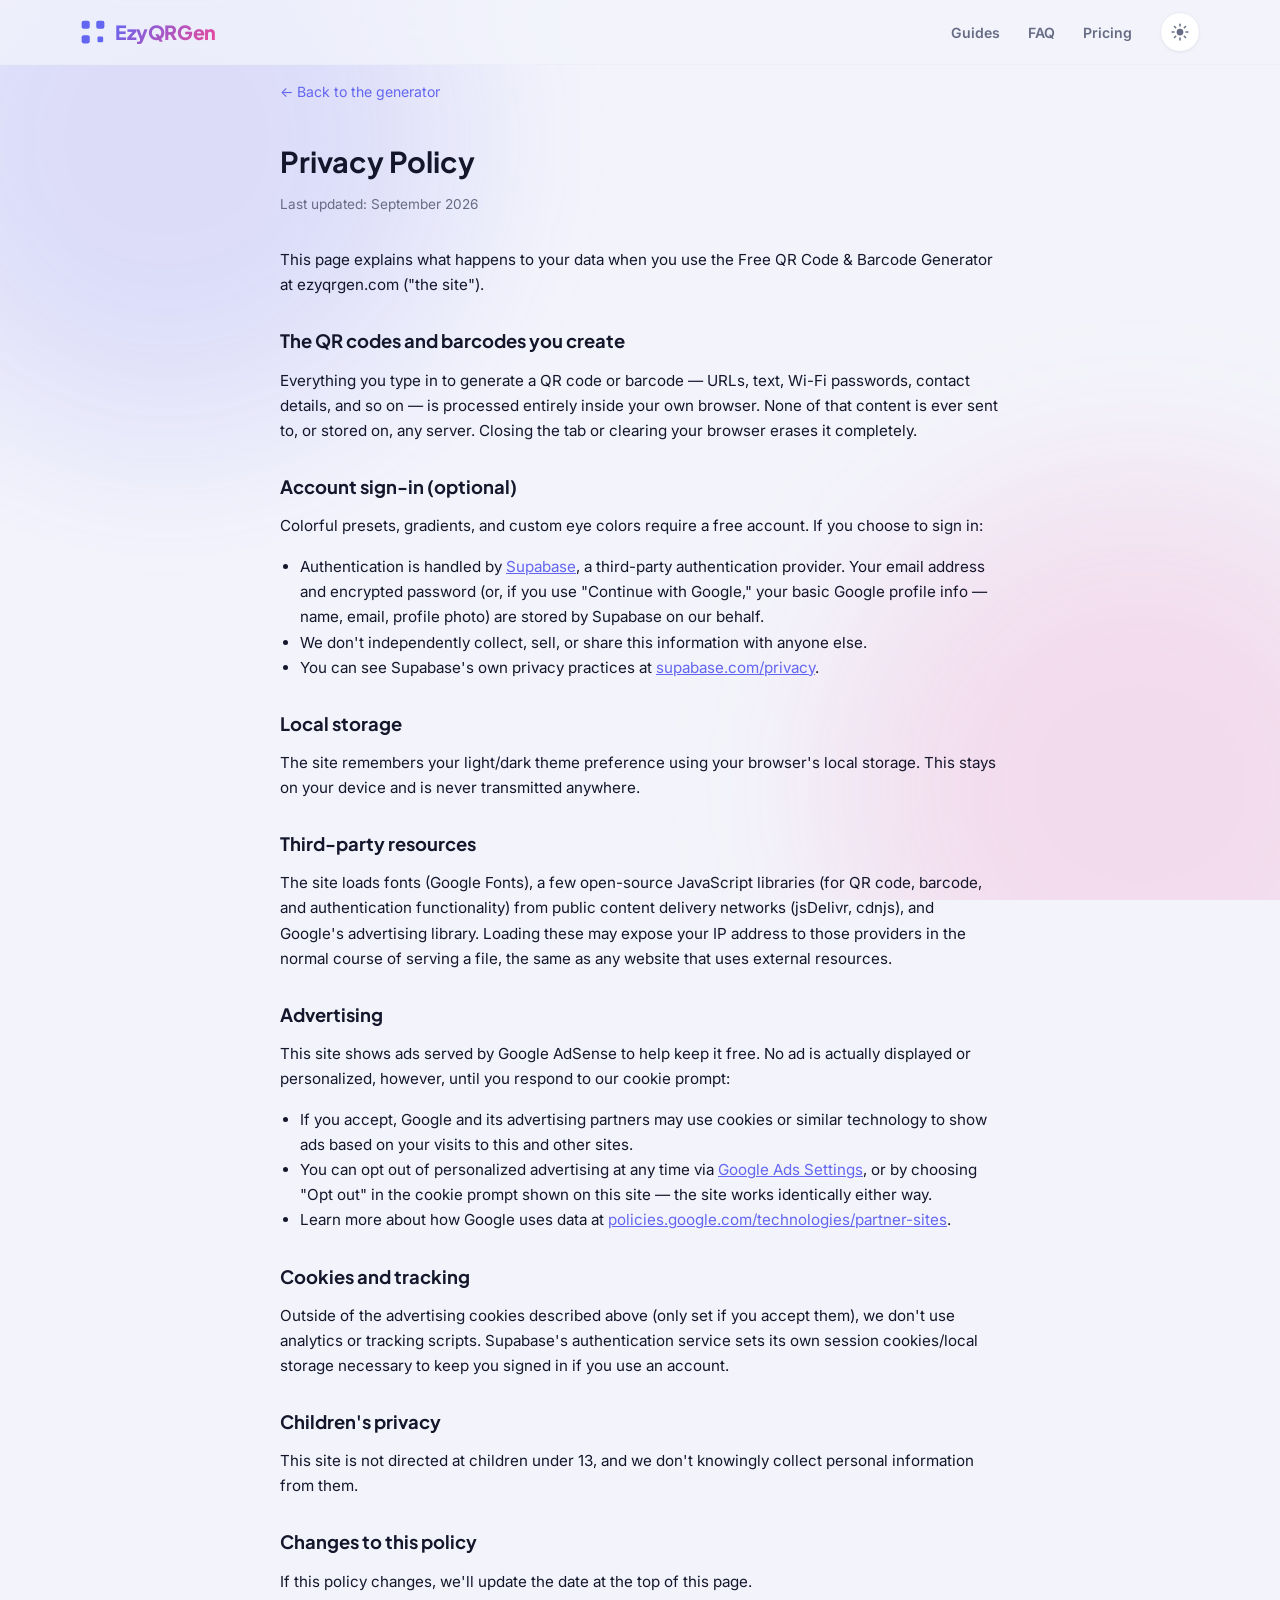
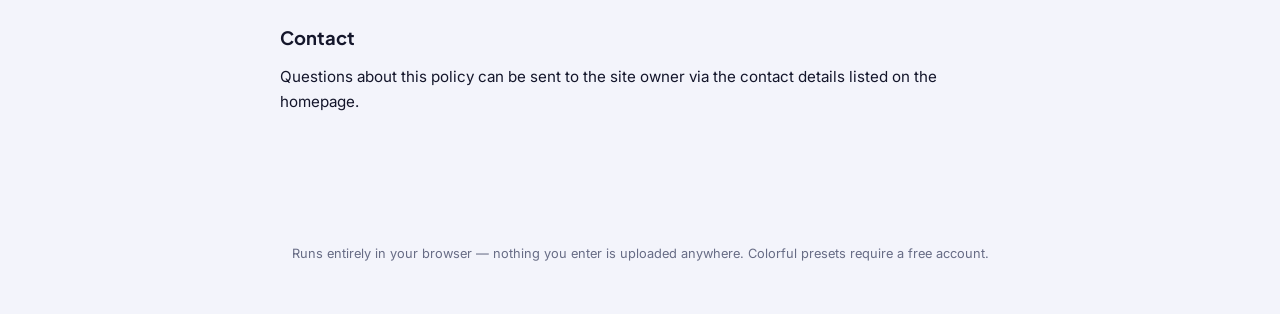
<file: privacy.html>
<!DOCTYPE html>
<html lang="en">
<head>
<meta charset="UTF-8">
<meta name="viewport" content="width=device-width, initial-scale=1.0">
<title>Privacy Policy — Free QR Code & Barcode Generator</title>
<meta name="description" content="Privacy policy for the Free QR Code & Barcode Generator at ezyqrgen.com.">
<link rel="canonical" href="https://ezyqrgen.com/privacy.html">
<link rel="icon" href="data:image/svg+xml,%3Csvg xmlns='http://www.w3.org/2000/svg' viewBox='0 0 32 32'%3E%3Cdefs%3E%3ClinearGradient id='g' x1='0' y1='0' x2='1' y2='1'%3E%3Cstop offset='0' stop-color='%236366f1'/%3E%3Cstop offset='1' stop-color='%23ec4899'/%3E%3C/linearGradient%3E%3C/defs%3E%3Crect width='32' height='32' rx='8' fill='url(%23g)'/%3E%3Crect x='6' y='6' width='8' height='8' rx='2' fill='white'/%3E%3Crect x='18' y='6' width='8' height='8' rx='2' fill='white'/%3E%3Crect x='6' y='18' width='8' height='8' rx='2' fill='white'/%3E%3Crect x='19' y='19' width='6' height='6' rx='1.5' fill='white'/%3E%3C/svg%3E">
<script async src="https://pagead2.googlesyndication.com/pagead/js/adsbygoogle.js?client=ca-pub-7695383097201624" crossorigin="anonymous"></script>
<link rel="preconnect" href="https://fonts.googleapis.com">
<link rel="preconnect" href="https://fonts.gstatic.com" crossorigin>
<link href="https://fonts.googleapis.com/css2?family=Inter:wght@400;500;600;700&family=Plus+Jakarta+Sans:wght@600;700;800&display=swap" rel="stylesheet">
<link rel="stylesheet" href="style.css?v=20260929a">
<script>
  (function () {
    try {
      var saved = localStorage.getItem('codeforge-theme');
      if (saved === 'dark' || saved === 'light') {
        document.documentElement.setAttribute('data-theme', saved);
      }
    } catch (e) {}
  })();
</script>
<style>
  .legal { max-width: 760px; margin: 0 auto; padding: 16px 20px 80px; }
  .legal h1 { font-family: "Plus Jakarta Sans", sans-serif; font-size: 1.8rem; margin-bottom: 4px; }
  .legal .updated { color: var(--text-muted); font-size: 0.85rem; margin-bottom: 32px; }
  .legal h2 { font-family: "Plus Jakarta Sans", sans-serif; font-size: 1.15rem; margin-top: 32px; }
  .legal p, .legal li { color: var(--text); line-height: 1.65; font-size: 0.95rem; }
  .legal ul { padding-left: 20px; }
  .legal a { color: var(--accent-solid); }
  .back-link { display: inline-block; margin-bottom: 24px; color: var(--text-muted); font-size: 0.88rem; text-decoration: none; }
  .back-link:hover { color: var(--accent-solid); }
</style>
</head>
<body>
  <div class="bg-decor" aria-hidden="true"></div>

  <header class="topbar" id="topbar">
    <div class="topbar-inner">
      <a href="/" class="brand" style="text-decoration:none;">
        <span class="brand-icon" aria-hidden="true">
          <svg viewBox="0 0 32 32" width="26" height="26">
            <rect x="2" y="2" width="10" height="10" rx="2.5"></rect>
            <rect x="20" y="2" width="10" height="10" rx="2.5"></rect>
            <rect x="2" y="20" width="10" height="10" rx="2.5"></rect>
            <rect x="21.5" y="21.5" width="7" height="7" rx="1.5"></rect>
          </svg>
        </span>
        <span class="brand-name">EzyQRGen</span>
      </a>
      <nav class="topnav">
        <a href="/guides.html">Guides</a>
        <a href="/faq.html">FAQ</a>
        <a href="/pricing.html">Pricing</a>
      </nav>
      <div class="topbar-actions">
        <button class="theme-toggle" id="theme-toggle" type="button" aria-label="Toggle dark mode">
          <svg class="icon-sun" viewBox="0 0 24 24" width="18" height="18"><circle cx="12" cy="12" r="4.5"></circle><g stroke-width="2" stroke-linecap="round"><line x1="12" y1="1.5" x2="12" y2="4"></line><line x1="12" y1="20" x2="12" y2="22.5"></line><line x1="1.5" y1="12" x2="4" y2="12"></line><line x1="20" y1="12" x2="22.5" y2="12"></line><line x1="4.6" y1="4.6" x2="6.3" y2="6.3"></line><line x1="17.7" y1="17.7" x2="19.4" y2="19.4"></line><line x1="4.6" y1="19.4" x2="6.3" y2="17.7"></line><line x1="17.7" y1="6.3" x2="19.4" y2="4.6"></line></g></svg>
          <svg class="icon-moon" viewBox="0 0 24 24" width="18" height="18"><path d="M20 14.5A8.5 8.5 0 1 1 9.5 4a7 7 0 0 0 10.5 10.5Z"></path></svg>
        </button>
      </div>
    </div>
  </header>

  <main class="legal">
    <a href="/" class="back-link">&larr; Back to the generator</a>
    <h1>Privacy Policy</h1>
    <p class="updated">Last updated: September 2026</p>

    <p>This page explains what happens to your data when you use the Free QR Code &amp; Barcode Generator at ezyqrgen.com ("the site").</p>

    <h2>The QR codes and barcodes you create</h2>
    <p>Everything you type in to generate a QR code or barcode — URLs, text, Wi-Fi passwords, contact details, and so on — is processed entirely inside your own browser. None of that content is ever sent to, or stored on, any server. Closing the tab or clearing your browser erases it completely.</p>

    <h2>Account sign-in (optional)</h2>
    <p>Colorful presets, gradients, and custom eye colors require a free account. If you choose to sign in:</p>
    <ul>
      <li>Authentication is handled by <a href="https://supabase.com" target="_blank" rel="noopener">Supabase</a>, a third-party authentication provider. Your email address and encrypted password (or, if you use "Continue with Google," your basic Google profile info — name, email, profile photo) are stored by Supabase on our behalf.</li>
      <li>We don't independently collect, sell, or share this information with anyone else.</li>
      <li>You can see Supabase's own privacy practices at <a href="https://supabase.com/privacy" target="_blank" rel="noopener">supabase.com/privacy</a>.</li>
    </ul>

    <h2>Local storage</h2>
    <p>The site remembers your light/dark theme preference using your browser's local storage. This stays on your device and is never transmitted anywhere.</p>

    <h2>Third-party resources</h2>
    <p>The site loads fonts (Google Fonts), a few open-source JavaScript libraries (for QR code, barcode, and authentication functionality) from public content delivery networks (jsDelivr, cdnjs), and Google's advertising library. Loading these may expose your IP address to those providers in the normal course of serving a file, the same as any website that uses external resources.</p>

    <h2>Advertising</h2>
    <p>This site shows ads served by Google AdSense to help keep it free. No ad is actually displayed or personalized, however, until you respond to our cookie prompt:</p>
    <ul>
      <li>If you accept, Google and its advertising partners may use cookies or similar technology to show ads based on your visits to this and other sites.</li>
      <li>You can opt out of personalized advertising at any time via <a href="https://adssettings.google.com" target="_blank" rel="noopener">Google Ads Settings</a>, or by choosing "Opt out" in the cookie prompt shown on this site — the site works identically either way.</li>
      <li>Learn more about how Google uses data at <a href="https://policies.google.com/technologies/partner-sites" target="_blank" rel="noopener">policies.google.com/technologies/partner-sites</a>.</li>
    </ul>

    <h2>Cookies and tracking</h2>
    <p>Outside of the advertising cookies described above (only set if you accept them), we don't use analytics or tracking scripts. Supabase's authentication service sets its own session cookies/local storage necessary to keep you signed in if you use an account.</p>

    <h2>Children's privacy</h2>
    <p>This site is not directed at children under 13, and we don't knowingly collect personal information from them.</p>

    <h2>Changes to this policy</h2>
    <p>If this policy changes, we'll update the date at the top of this page.</p>

    <h2>Contact</h2>
    <p>Questions about this policy can be sent to the site owner via the contact details listed on the homepage.</p>
  </main>

  <footer class="footer">
    <p>Runs entirely in your browser — nothing you enter is uploaded anywhere. Colorful presets require a free account.</p>
  </footer>

  <script>
    var btn = document.getElementById('theme-toggle');
    btn.addEventListener('click', function () {
      var root = document.documentElement;
      var systemDark = window.matchMedia('(prefers-color-scheme: dark)').matches;
      var currentlyDark = root.getAttribute('data-theme') ? root.getAttribute('data-theme') === 'dark' : systemDark;
      var next = currentlyDark ? 'light' : 'dark';
      root.setAttribute('data-theme', next);
      try { localStorage.setItem('codeforge-theme', next); } catch (e) {}
    });
  </script>
</body>
</html>
</file>
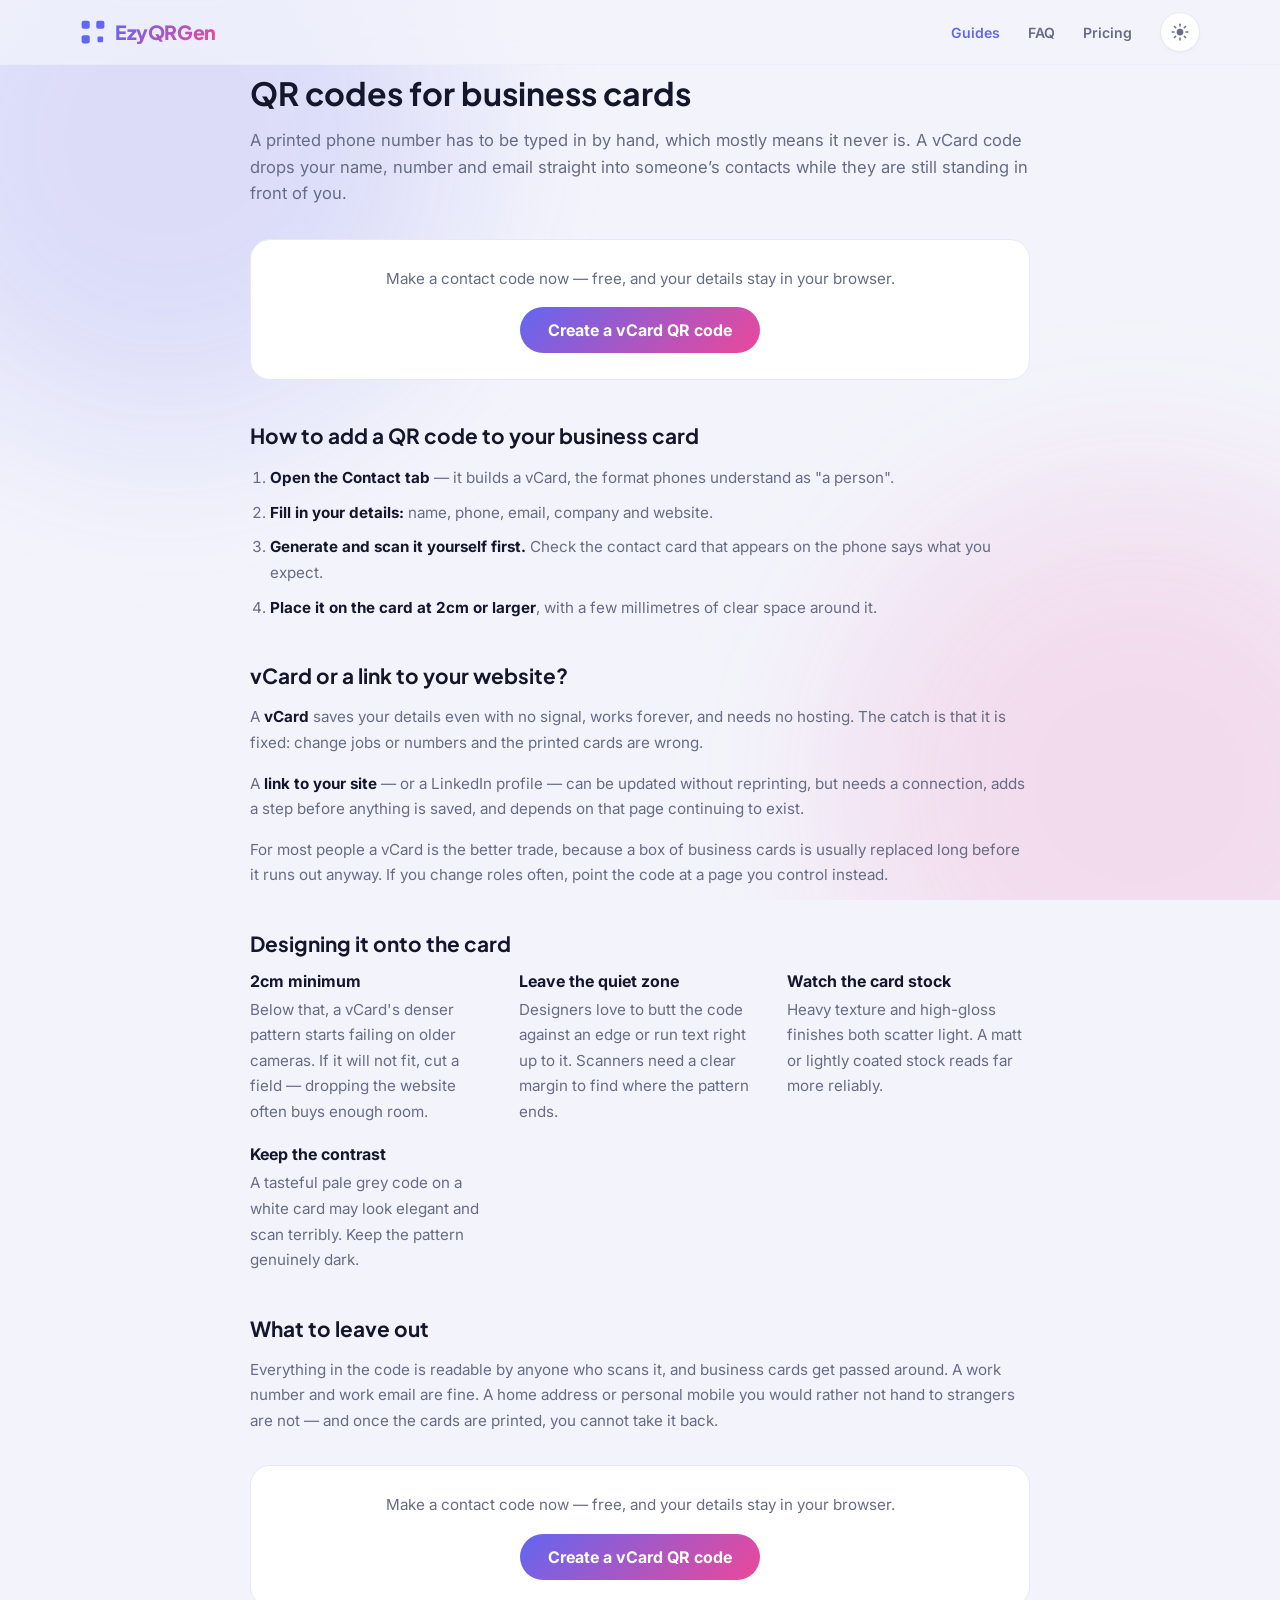
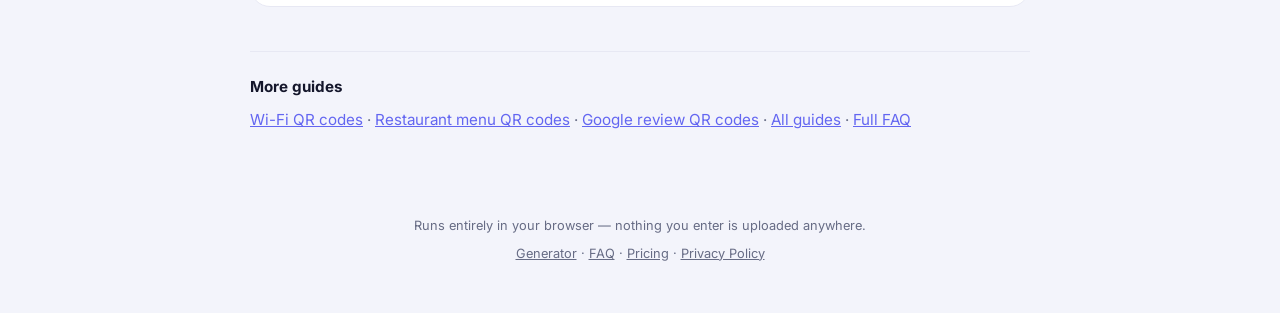
<file: qr-code-for-business-cards.html>
<!DOCTYPE html>
<html lang="en">
<head>
<meta charset="UTF-8">
<meta name="viewport" content="width=device-width, initial-scale=1.0">
<title>QR Code for Business Cards — Free vCard QR Code Generator</title>
<meta name="description" content="Add a QR code to your business card so people save your details in one tap. Free vCard QR code generator, with advice on size, placement and what to include.">
<link rel="canonical" href="https://ezyqrgen.com/qr-code-for-business-cards.html">
<meta property="og:type" content="article">
<meta property="og:url" content="https://ezyqrgen.com/qr-code-for-business-cards.html">
<meta property="og:title" content="QR Code for Business Cards — Free vCard Generator">
<meta property="og:description" content="Add a QR code to your business card so people save your details in one tap. Free vCard QR code generator, with advice on size, placement and what to include.">
<meta property="og:image" content="https://ezyqrgen.com/og-image.png">
<meta property="og:image:width" content="1200">
<meta property="og:image:height" content="630">
<meta property="og:site_name" content="EzyQRGen">
<meta name="twitter:card" content="summary_large_image">
<meta name="twitter:title" content="QR Code for Business Cards — Free vCard Generator">
<meta name="twitter:description" content="Add a QR code to your business card so people save your details in one tap. Free vCard QR code generator, with advice on size, placement and what to include.">
<meta name="twitter:image" content="https://ezyqrgen.com/og-image.png">
<link rel="icon" href="data:image/svg+xml,%3Csvg xmlns='http://www.w3.org/2000/svg' viewBox='0 0 32 32'%3E%3Cdefs%3E%3ClinearGradient id='g' x1='0' y1='0' x2='1' y2='1'%3E%3Cstop offset='0' stop-color='%236366f1'/%3E%3Cstop offset='1' stop-color='%23ec4899'/%3E%3C/linearGradient%3E%3C/defs%3E%3Crect width='32' height='32' rx='8' fill='url(%23g)'/%3E%3Crect x='6' y='6' width='8' height='8' rx='2' fill='white'/%3E%3Crect x='18' y='6' width='8' height='8' rx='2' fill='white'/%3E%3Crect x='6' y='18' width='8' height='8' rx='2' fill='white'/%3E%3Crect x='19' y='19' width='6' height='6' rx='1.5' fill='white'/%3E%3C/svg%3E">
<script async src="https://pagead2.googlesyndication.com/pagead/js/adsbygoogle.js?client=ca-pub-7695383097201624" crossorigin="anonymous"></script>
<link rel="preconnect" href="https://fonts.googleapis.com">
<link rel="preconnect" href="https://fonts.gstatic.com" crossorigin>
<link href="https://fonts.googleapis.com/css2?family=Inter:wght@400;500;600;700&family=Plus+Jakarta+Sans:wght@600;700;800&display=swap" rel="stylesheet">
<link rel="stylesheet" href="style.css?v=20260929a">
<script>
  (function () {
    try {
      var saved = localStorage.getItem('codeforge-theme');
      if (saved === 'dark' || saved === 'light') {
        document.documentElement.setAttribute('data-theme', saved);
      }
    } catch (e) {}
  })();
</script>
<script type="application/ld+json">
{
  "@context": "https://schema.org",
  "@type": "HowTo",
  "name": "How to create a QR code for a business card",
  "description": "Add a QR code to your business card so people save your details in one tap. Free vCard QR code generator, with advice on size, placement and what to include.",
  "step": [
    {
      "@type": "HowToStep",
      "name": "Open the Contact tab",
      "text": "Choose the Contact option, which builds a vCard."
    },
    {
      "@type": "HowToStep",
      "name": "Fill in your details",
      "text": "Add your name, phone, email, company and website. Leave out anything you would not want a stranger to keep."
    },
    {
      "@type": "HowToStep",
      "name": "Generate the code",
      "text": "Click Generate and check the preview."
    },
    {
      "@type": "HowToStep",
      "name": "Test before printing",
      "text": "Scan it with a phone and confirm the saved contact looks right, then place it on the card at 2cm or larger."
    }
  ]
}
</script>
</head>
<body>
  <div class="bg-decor" aria-hidden="true"></div>

  <header class="topbar" id="topbar">
    <div class="topbar-inner">
      <a href="/" class="brand" style="text-decoration:none;">
        <span class="brand-icon" aria-hidden="true">
          <svg viewBox="0 0 32 32" width="26" height="26">
            <rect x="2" y="2" width="10" height="10" rx="2.5"></rect>
            <rect x="20" y="2" width="10" height="10" rx="2.5"></rect>
            <rect x="2" y="20" width="10" height="10" rx="2.5"></rect>
            <rect x="21.5" y="21.5" width="7" height="7" rx="1.5"></rect>
          </svg>
        </span>
        <span class="brand-name">EzyQRGen</span>
      </a>
      <nav class="topnav">
        <a href="/guides.html" class="current">Guides</a>
        <a href="/faq.html">FAQ</a>
        <a href="/pricing.html">Pricing</a>
      </nav>
      <div class="topbar-actions">
        <button class="theme-toggle" id="theme-toggle" type="button" aria-label="Toggle dark mode">
          <svg class="icon-sun" viewBox="0 0 24 24" width="18" height="18"><circle cx="12" cy="12" r="4.5"></circle><g stroke-width="2" stroke-linecap="round"><line x1="12" y1="1.5" x2="12" y2="4"></line><line x1="12" y1="20" x2="12" y2="22.5"></line><line x1="1.5" y1="12" x2="4" y2="12"></line><line x1="20" y1="12" x2="22.5" y2="12"></line><line x1="4.6" y1="4.6" x2="6.3" y2="6.3"></line><line x1="17.7" y1="17.7" x2="19.4" y2="19.4"></line><line x1="4.6" y1="19.4" x2="6.3" y2="17.7"></line><line x1="17.7" y1="6.3" x2="19.4" y2="4.6"></line></g></svg>
          <svg class="icon-moon" viewBox="0 0 24 24" width="18" height="18"><path d="M20 14.5A8.5 8.5 0 1 1 9.5 4a7 7 0 0 0 10.5 10.5Z"></path></svg>
        </button>
      </div>
    </div>
  </header>

  <main class="usecase">
    <h1>QR codes for business cards</h1>
    <p class="lede">A printed phone number has to be typed in by hand, which mostly means it never is. A vCard code drops your name, number and email straight into someone’s contacts while they are still standing in front of you.</p>

    <div class="usecase-cta">
      <p>Make a contact code now — free, and your details stay in your browser.</p>
      <a class="btn-cta" href="/?type=vcard">Create a vCard QR code</a>
    </div>

    <h2>How to add a QR code to your business card</h2>
    <ol>
      <li><strong>Open the Contact tab</strong> — it builds a vCard, the format phones understand as "a person".</li>
      <li><strong>Fill in your details:</strong> name, phone, email, company and website.</li>
      <li><strong>Generate and scan it yourself first.</strong> Check the contact card that appears on the phone says what you expect.</li>
      <li><strong>Place it on the card at 2cm or larger</strong>, with a few millimetres of clear space around it.</li>
    </ol>

    <h2>vCard or a link to your website?</h2>
    <p>A <strong>vCard</strong> saves your details even with no signal, works forever, and needs no hosting. The catch is that it is fixed: change jobs or numbers and the printed cards are wrong.</p>
    <p>A <strong>link to your site</strong> — or a LinkedIn profile — can be updated without reprinting, but needs a connection, adds a step before anything is saved, and depends on that page continuing to exist.</p>
    <p>For most people a vCard is the better trade, because a box of business cards is usually replaced long before it runs out anyway. If you change roles often, point the code at a page you control instead.</p>

    <h2>Designing it onto the card</h2>
    <div class="tip-grid">
      <div>
        <h3>2cm minimum</h3>
        <p>Below that, a vCard's denser pattern starts failing on older cameras. If it will not fit, cut a field — dropping the website often buys enough room.</p>
      </div>
      <div>
        <h3>Leave the quiet zone</h3>
        <p>Designers love to butt the code against an edge or run text right up to it. Scanners need a clear margin to find where the pattern ends.</p>
      </div>
      <div>
        <h3>Watch the card stock</h3>
        <p>Heavy texture and high-gloss finishes both scatter light. A matt or lightly coated stock reads far more reliably.</p>
      </div>
      <div>
        <h3>Keep the contrast</h3>
        <p>A tasteful pale grey code on a white card may look elegant and scan terribly. Keep the pattern genuinely dark.</p>
      </div>
    </div>

    <h2>What to leave out</h2>
    <p>Everything in the code is readable by anyone who scans it, and business cards get passed around. A work number and work email are fine. A home address or personal mobile you would rather not hand to strangers are not — and once the cards are printed, you cannot take it back.</p>


    <div class="usecase-cta">
      <p>Make a contact code now — free, and your details stay in your browser.</p>
      <a class="btn-cta" href="/?type=vcard">Create a vCard QR code</a>
    </div>

    <div class="usecase-links">
      <p><strong>More guides</strong></p>
      <p><a href="/wifi-qr-code.html">Wi-Fi QR codes</a> · <a href="/qr-code-for-restaurant-menu.html">Restaurant menu QR codes</a> · <a href="/google-review-qr-code.html">Google review QR codes</a> · <a href="/guides.html">All guides</a> · <a href="/faq.html">Full FAQ</a></p>
    </div>
  </main>

  <footer class="footer">
    <p>Runs entirely in your browser — nothing you enter is uploaded anywhere.</p>
    <p><a href="/">Generator</a> · <a href="/faq.html">FAQ</a> · <a href="/pricing.html">Pricing</a> · <a href="/privacy.html">Privacy Policy</a></p>
  </footer>

  <script>
    var btn = document.getElementById('theme-toggle');
    btn.addEventListener('click', function () {
      var root = document.documentElement;
      var systemDark = window.matchMedia('(prefers-color-scheme: dark)').matches;
      var currentlyDark = root.getAttribute('data-theme') ? root.getAttribute('data-theme') === 'dark' : systemDark;
      var next = currentlyDark ? 'light' : 'dark';
      root.setAttribute('data-theme', next);
      try { localStorage.setItem('codeforge-theme', next); } catch (e) {}
    });
  </script>
</body>
</html>
</file>
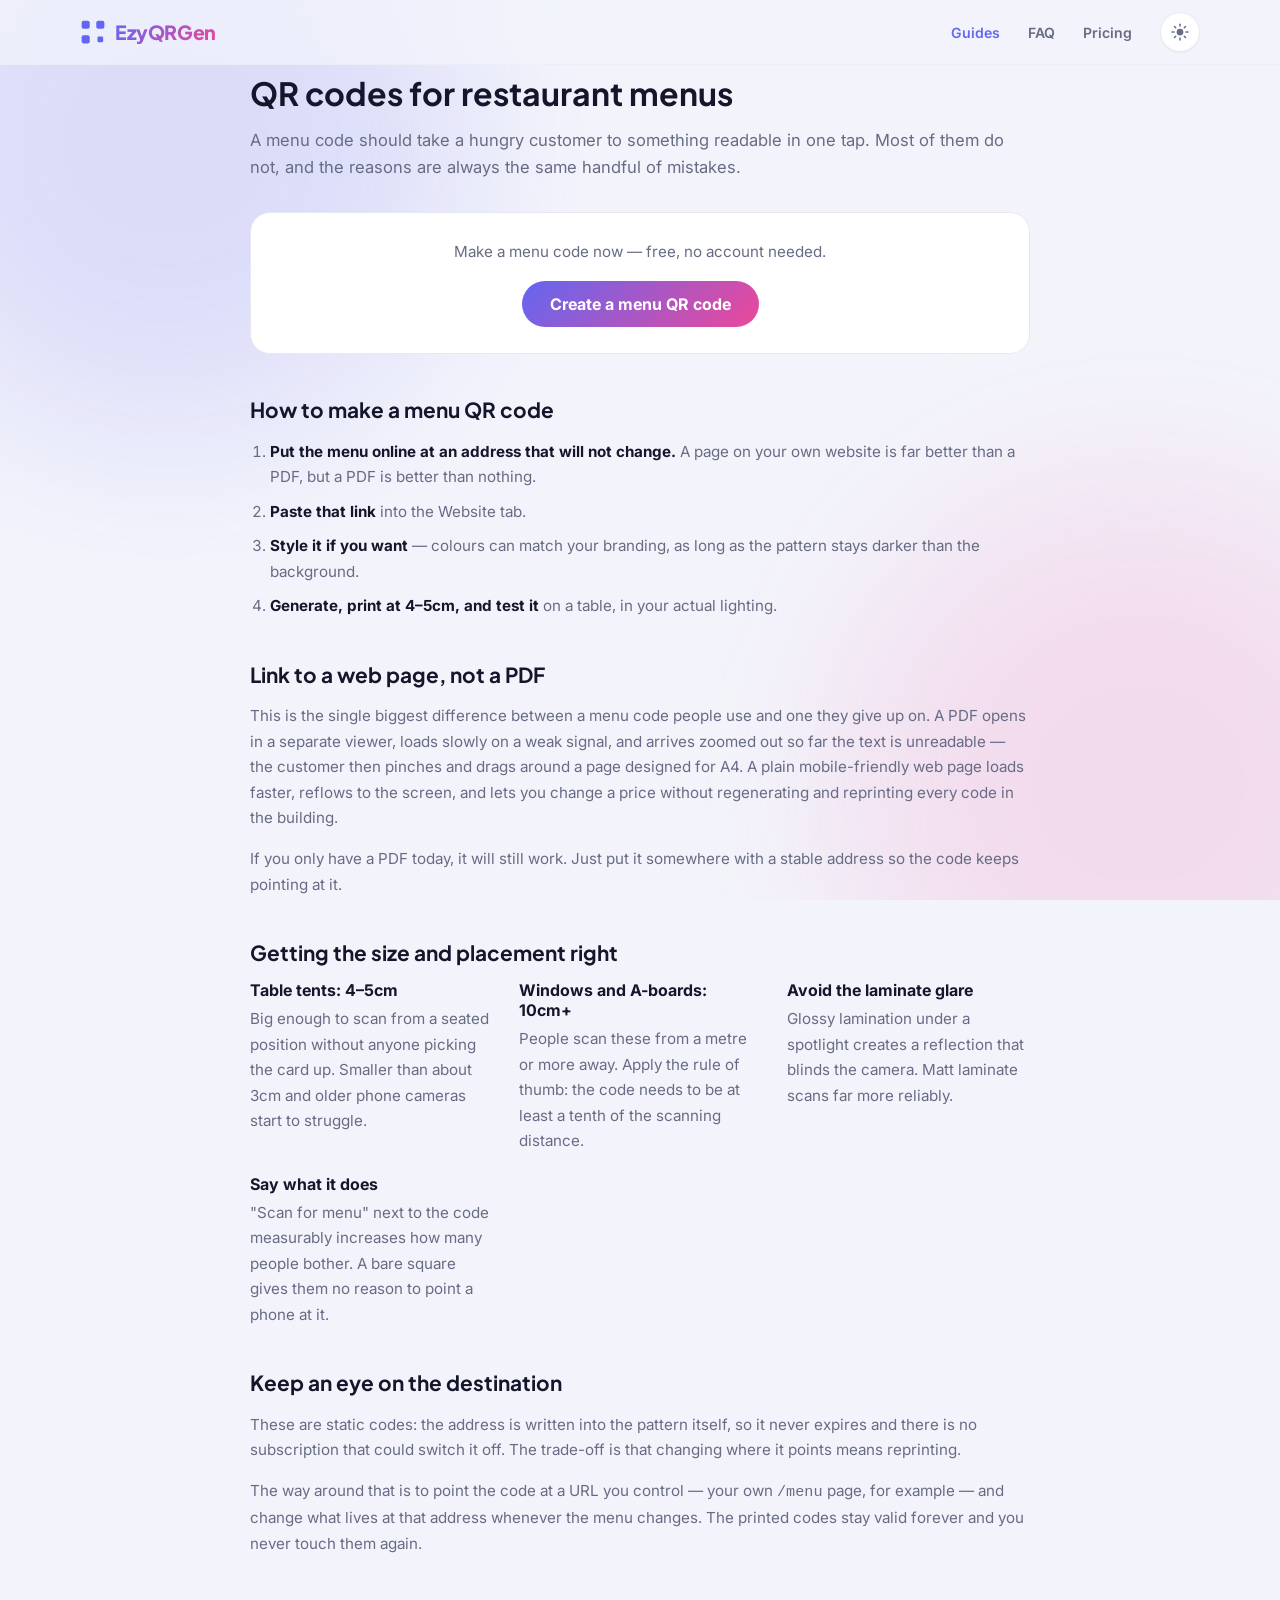
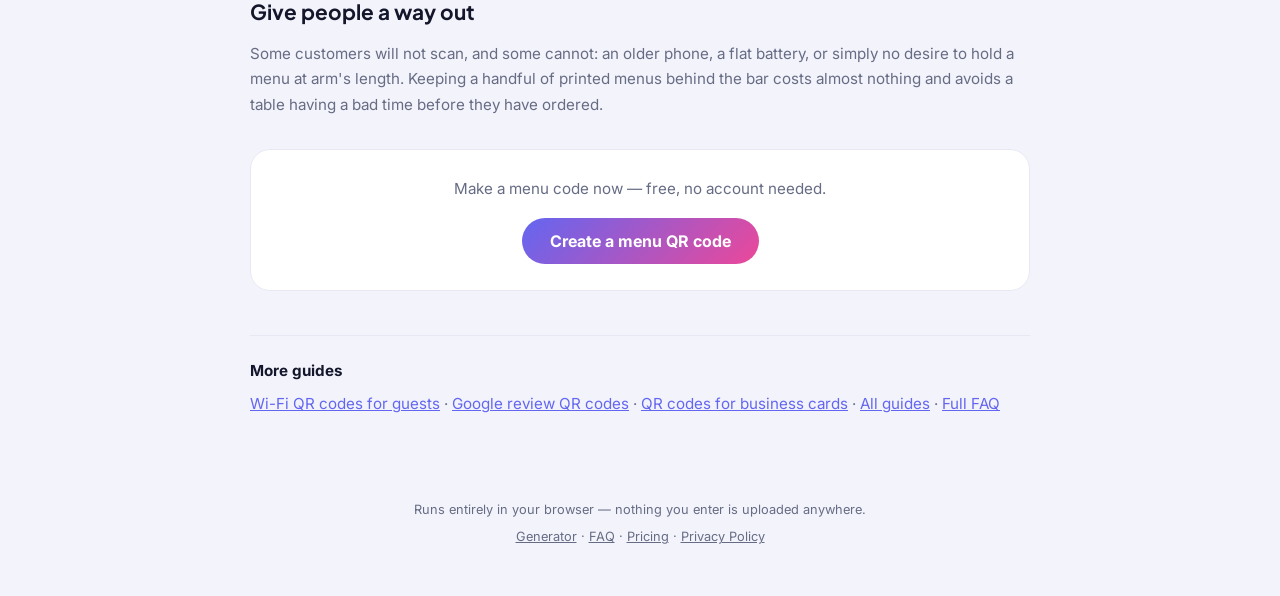
<file: qr-code-for-restaurant-menu.html>
<!DOCTYPE html>
<html lang="en">
<head>
<meta charset="UTF-8">
<meta name="viewport" content="width=device-width, initial-scale=1.0">
<title>QR Code for Restaurant Menus — Free Menu QR Code Generator</title>
<meta name="description" content="Make a free QR code for your restaurant menu. Practical advice on sizing table tents, what to link to, and the mistakes that make menu codes fail. No sign-up needed.">
<link rel="canonical" href="https://ezyqrgen.com/qr-code-for-restaurant-menu.html">
<meta property="og:type" content="article">
<meta property="og:url" content="https://ezyqrgen.com/qr-code-for-restaurant-menu.html">
<meta property="og:title" content="QR Code for Restaurant Menus — Free Generator">
<meta property="og:description" content="Make a free QR code for your restaurant menu. Practical advice on sizing table tents, what to link to, and the mistakes that make menu codes fail. No sign-up needed.">
<meta property="og:image" content="https://ezyqrgen.com/og-image.png">
<meta property="og:image:width" content="1200">
<meta property="og:image:height" content="630">
<meta property="og:site_name" content="EzyQRGen">
<meta name="twitter:card" content="summary_large_image">
<meta name="twitter:title" content="QR Code for Restaurant Menus — Free Generator">
<meta name="twitter:description" content="Make a free QR code for your restaurant menu. Practical advice on sizing table tents, what to link to, and the mistakes that make menu codes fail. No sign-up needed.">
<meta name="twitter:image" content="https://ezyqrgen.com/og-image.png">
<link rel="icon" href="data:image/svg+xml,%3Csvg xmlns='http://www.w3.org/2000/svg' viewBox='0 0 32 32'%3E%3Cdefs%3E%3ClinearGradient id='g' x1='0' y1='0' x2='1' y2='1'%3E%3Cstop offset='0' stop-color='%236366f1'/%3E%3Cstop offset='1' stop-color='%23ec4899'/%3E%3C/linearGradient%3E%3C/defs%3E%3Crect width='32' height='32' rx='8' fill='url(%23g)'/%3E%3Crect x='6' y='6' width='8' height='8' rx='2' fill='white'/%3E%3Crect x='18' y='6' width='8' height='8' rx='2' fill='white'/%3E%3Crect x='6' y='18' width='8' height='8' rx='2' fill='white'/%3E%3Crect x='19' y='19' width='6' height='6' rx='1.5' fill='white'/%3E%3C/svg%3E">
<script async src="https://pagead2.googlesyndication.com/pagead/js/adsbygoogle.js?client=ca-pub-7695383097201624" crossorigin="anonymous"></script>
<link rel="preconnect" href="https://fonts.googleapis.com">
<link rel="preconnect" href="https://fonts.gstatic.com" crossorigin>
<link href="https://fonts.googleapis.com/css2?family=Inter:wght@400;500;600;700&family=Plus+Jakarta+Sans:wght@600;700;800&display=swap" rel="stylesheet">
<link rel="stylesheet" href="style.css?v=20260929a">
<script>
  (function () {
    try {
      var saved = localStorage.getItem('codeforge-theme');
      if (saved === 'dark' || saved === 'light') {
        document.documentElement.setAttribute('data-theme', saved);
      }
    } catch (e) {}
  })();
</script>
<script type="application/ld+json">
{
  "@context": "https://schema.org",
  "@type": "HowTo",
  "name": "How to create a QR code for a restaurant menu",
  "description": "Make a free QR code for your restaurant menu. Practical advice on sizing table tents, what to link to, and the mistakes that make menu codes fail. No sign-up needed.",
  "step": [
    {
      "@type": "HowToStep",
      "name": "Put your menu online",
      "text": "Host the menu at a permanent web address as a mobile-friendly page, or a PDF if that is all you have."
    },
    {
      "@type": "HowToStep",
      "name": "Paste the link",
      "text": "Open the Website tab in the generator and paste the menu address."
    },
    {
      "@type": "HowToStep",
      "name": "Customise and generate",
      "text": "Adjust colours to match your branding, keeping the pattern darker than the background, then click Generate."
    },
    {
      "@type": "HowToStep",
      "name": "Print and test",
      "text": "Download the PNG, print at 4 to 5cm for a table card, and scan it under the lighting your restaurant actually has."
    }
  ]
}
</script>
</head>
<body>
  <div class="bg-decor" aria-hidden="true"></div>

  <header class="topbar" id="topbar">
    <div class="topbar-inner">
      <a href="/" class="brand" style="text-decoration:none;">
        <span class="brand-icon" aria-hidden="true">
          <svg viewBox="0 0 32 32" width="26" height="26">
            <rect x="2" y="2" width="10" height="10" rx="2.5"></rect>
            <rect x="20" y="2" width="10" height="10" rx="2.5"></rect>
            <rect x="2" y="20" width="10" height="10" rx="2.5"></rect>
            <rect x="21.5" y="21.5" width="7" height="7" rx="1.5"></rect>
          </svg>
        </span>
        <span class="brand-name">EzyQRGen</span>
      </a>
      <nav class="topnav">
        <a href="/guides.html" class="current">Guides</a>
        <a href="/faq.html">FAQ</a>
        <a href="/pricing.html">Pricing</a>
      </nav>
      <div class="topbar-actions">
        <button class="theme-toggle" id="theme-toggle" type="button" aria-label="Toggle dark mode">
          <svg class="icon-sun" viewBox="0 0 24 24" width="18" height="18"><circle cx="12" cy="12" r="4.5"></circle><g stroke-width="2" stroke-linecap="round"><line x1="12" y1="1.5" x2="12" y2="4"></line><line x1="12" y1="20" x2="12" y2="22.5"></line><line x1="1.5" y1="12" x2="4" y2="12"></line><line x1="20" y1="12" x2="22.5" y2="12"></line><line x1="4.6" y1="4.6" x2="6.3" y2="6.3"></line><line x1="17.7" y1="17.7" x2="19.4" y2="19.4"></line><line x1="4.6" y1="19.4" x2="6.3" y2="17.7"></line><line x1="17.7" y1="6.3" x2="19.4" y2="4.6"></line></g></svg>
          <svg class="icon-moon" viewBox="0 0 24 24" width="18" height="18"><path d="M20 14.5A8.5 8.5 0 1 1 9.5 4a7 7 0 0 0 10.5 10.5Z"></path></svg>
        </button>
      </div>
    </div>
  </header>

  <main class="usecase">
    <h1>QR codes for restaurant menus</h1>
    <p class="lede">A menu code should take a hungry customer to something readable in one tap. Most of them do not, and the reasons are always the same handful of mistakes.</p>

    <div class="usecase-cta">
      <p>Make a menu code now — free, no account needed.</p>
      <a class="btn-cta" href="/?type=url">Create a menu QR code</a>
    </div>

    <h2>How to make a menu QR code</h2>
    <ol>
      <li><strong>Put the menu online at an address that will not change.</strong> A page on your own website is far better than a PDF, but a PDF is better than nothing.</li>
      <li><strong>Paste that link</strong> into the Website tab.</li>
      <li><strong>Style it if you want</strong> — colours can match your branding, as long as the pattern stays darker than the background.</li>
      <li><strong>Generate, print at 4–5cm, and test it</strong> on a table, in your actual lighting.</li>
    </ol>

    <h2>Link to a web page, not a PDF</h2>
    <p>This is the single biggest difference between a menu code people use and one they give up on. A PDF opens in a separate viewer, loads slowly on a weak signal, and arrives zoomed out so far the text is unreadable — the customer then pinches and drags around a page designed for A4. A plain mobile-friendly web page loads faster, reflows to the screen, and lets you change a price without regenerating and reprinting every code in the building.</p>
    <p>If you only have a PDF today, it will still work. Just put it somewhere with a stable address so the code keeps pointing at it.</p>

    <h2>Getting the size and placement right</h2>
    <div class="tip-grid">
      <div>
        <h3>Table tents: 4–5cm</h3>
        <p>Big enough to scan from a seated position without anyone picking the card up. Smaller than about 3cm and older phone cameras start to struggle.</p>
      </div>
      <div>
        <h3>Windows and A-boards: 10cm+</h3>
        <p>People scan these from a metre or more away. Apply the rule of thumb: the code needs to be at least a tenth of the scanning distance.</p>
      </div>
      <div>
        <h3>Avoid the laminate glare</h3>
        <p>Glossy lamination under a spotlight creates a reflection that blinds the camera. Matt laminate scans far more reliably.</p>
      </div>
      <div>
        <h3>Say what it does</h3>
        <p>"Scan for menu" next to the code measurably increases how many people bother. A bare square gives them no reason to point a phone at it.</p>
      </div>
    </div>

    <h2>Keep an eye on the destination</h2>
    <p>These are static codes: the address is written into the pattern itself, so it never expires and there is no subscription that could switch it off. The trade-off is that changing where it points means reprinting.</p>
    <p>The way around that is to point the code at a URL you control — your own <code>/menu</code> page, for example — and change what lives at that address whenever the menu changes. The printed codes stay valid forever and you never touch them again.</p>

    <h2>Give people a way out</h2>
    <p>Some customers will not scan, and some cannot: an older phone, a flat battery, or simply no desire to hold a menu at arm's length. Keeping a handful of printed menus behind the bar costs almost nothing and avoids a table having a bad time before they have ordered.</p>


    <div class="usecase-cta">
      <p>Make a menu code now — free, no account needed.</p>
      <a class="btn-cta" href="/?type=url">Create a menu QR code</a>
    </div>

    <div class="usecase-links">
      <p><strong>More guides</strong></p>
      <p><a href="/wifi-qr-code.html">Wi-Fi QR codes for guests</a> · <a href="/google-review-qr-code.html">Google review QR codes</a> · <a href="/qr-code-for-business-cards.html">QR codes for business cards</a> · <a href="/guides.html">All guides</a> · <a href="/faq.html">Full FAQ</a></p>
    </div>
  </main>

  <footer class="footer">
    <p>Runs entirely in your browser — nothing you enter is uploaded anywhere.</p>
    <p><a href="/">Generator</a> · <a href="/faq.html">FAQ</a> · <a href="/pricing.html">Pricing</a> · <a href="/privacy.html">Privacy Policy</a></p>
  </footer>

  <script>
    var btn = document.getElementById('theme-toggle');
    btn.addEventListener('click', function () {
      var root = document.documentElement;
      var systemDark = window.matchMedia('(prefers-color-scheme: dark)').matches;
      var currentlyDark = root.getAttribute('data-theme') ? root.getAttribute('data-theme') === 'dark' : systemDark;
      var next = currentlyDark ? 'light' : 'dark';
      root.setAttribute('data-theme', next);
      try { localStorage.setItem('codeforge-theme', next); } catch (e) {}
    });
  </script>
</body>
</html>
</file>
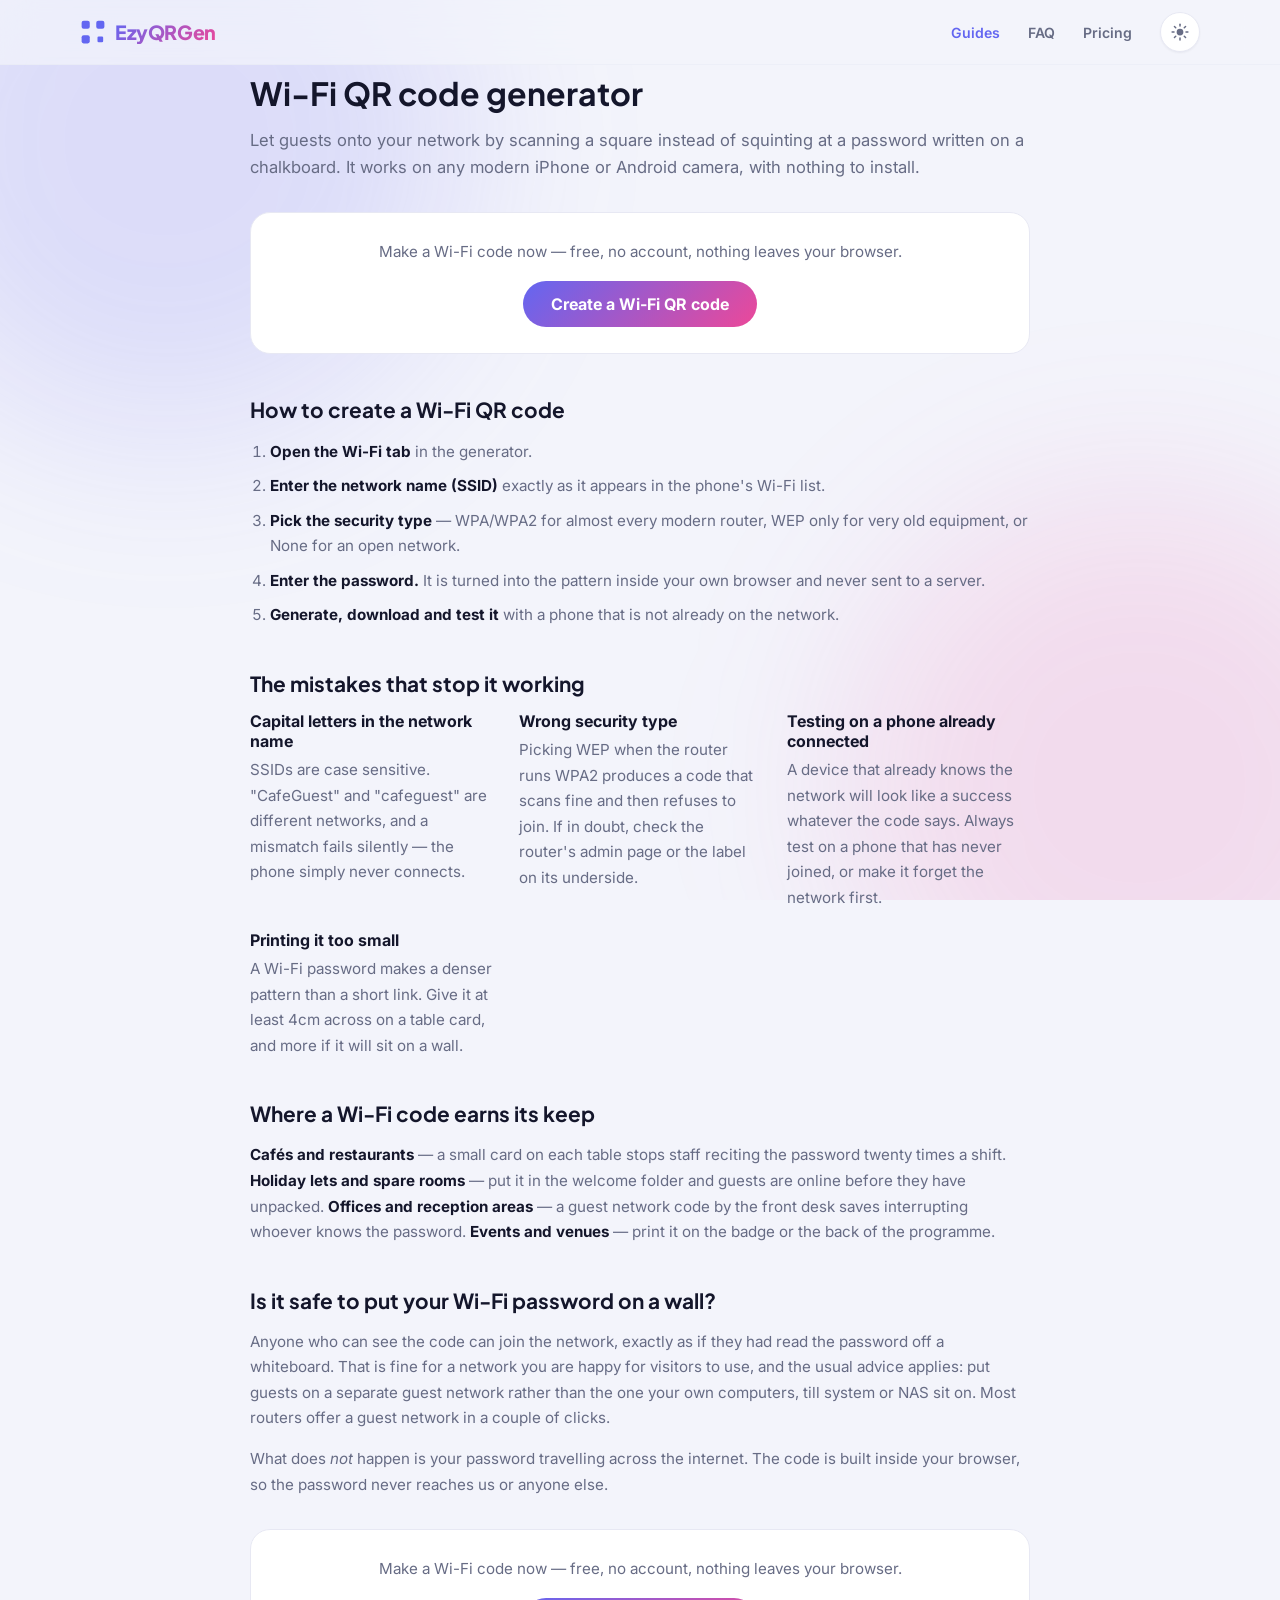
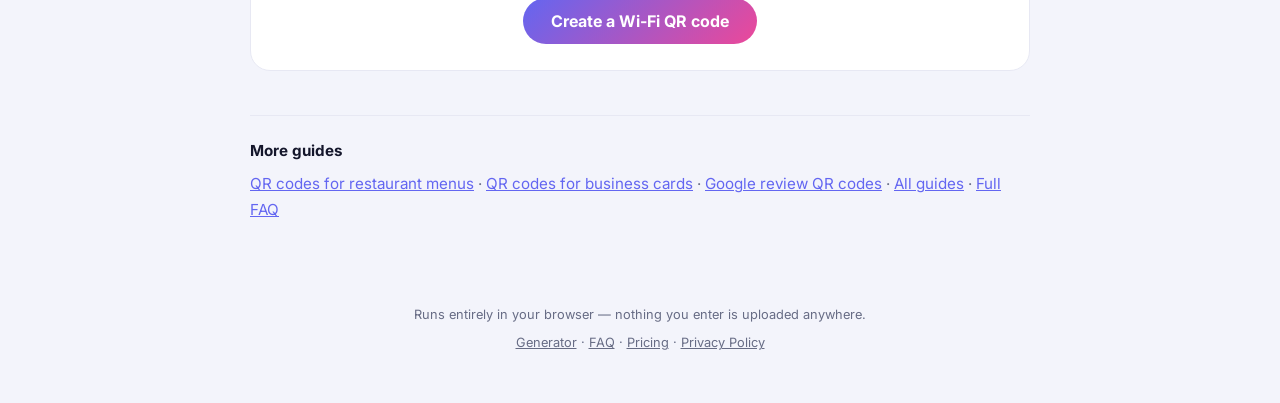
<file: wifi-qr-code.html>
<!DOCTYPE html>
<html lang="en">
<head>
<meta charset="UTF-8">
<meta name="viewport" content="width=device-width, initial-scale=1.0">
<title>Wi-Fi QR Code Generator — Share Your Network Without the Password</title>
<meta name="description" content="Create a free Wi-Fi QR code so guests join your network by scanning instead of typing the password. Works with WPA/WPA2, WEP and open networks. No sign-up.">
<link rel="canonical" href="https://ezyqrgen.com/wifi-qr-code.html">
<meta property="og:type" content="article">
<meta property="og:url" content="https://ezyqrgen.com/wifi-qr-code.html">
<meta property="og:title" content="Wi-Fi QR Code Generator — Free, No Sign-Up">
<meta property="og:description" content="Create a free Wi-Fi QR code so guests join your network by scanning instead of typing the password. Works with WPA/WPA2, WEP and open networks. No sign-up.">
<meta property="og:image" content="https://ezyqrgen.com/og-image.png">
<meta property="og:image:width" content="1200">
<meta property="og:image:height" content="630">
<meta property="og:site_name" content="EzyQRGen">
<meta name="twitter:card" content="summary_large_image">
<meta name="twitter:title" content="Wi-Fi QR Code Generator — Free, No Sign-Up">
<meta name="twitter:description" content="Create a free Wi-Fi QR code so guests join your network by scanning instead of typing the password. Works with WPA/WPA2, WEP and open networks. No sign-up.">
<meta name="twitter:image" content="https://ezyqrgen.com/og-image.png">
<link rel="icon" href="data:image/svg+xml,%3Csvg xmlns='http://www.w3.org/2000/svg' viewBox='0 0 32 32'%3E%3Cdefs%3E%3ClinearGradient id='g' x1='0' y1='0' x2='1' y2='1'%3E%3Cstop offset='0' stop-color='%236366f1'/%3E%3Cstop offset='1' stop-color='%23ec4899'/%3E%3C/linearGradient%3E%3C/defs%3E%3Crect width='32' height='32' rx='8' fill='url(%23g)'/%3E%3Crect x='6' y='6' width='8' height='8' rx='2' fill='white'/%3E%3Crect x='18' y='6' width='8' height='8' rx='2' fill='white'/%3E%3Crect x='6' y='18' width='8' height='8' rx='2' fill='white'/%3E%3Crect x='19' y='19' width='6' height='6' rx='1.5' fill='white'/%3E%3C/svg%3E">
<script async src="https://pagead2.googlesyndication.com/pagead/js/adsbygoogle.js?client=ca-pub-7695383097201624" crossorigin="anonymous"></script>
<link rel="preconnect" href="https://fonts.googleapis.com">
<link rel="preconnect" href="https://fonts.gstatic.com" crossorigin>
<link href="https://fonts.googleapis.com/css2?family=Inter:wght@400;500;600;700&family=Plus+Jakarta+Sans:wght@600;700;800&display=swap" rel="stylesheet">
<link rel="stylesheet" href="style.css?v=20260929a">
<script>
  (function () {
    try {
      var saved = localStorage.getItem('codeforge-theme');
      if (saved === 'dark' || saved === 'light') {
        document.documentElement.setAttribute('data-theme', saved);
      }
    } catch (e) {}
  })();
</script>
<script type="application/ld+json">
{
  "@context": "https://schema.org",
  "@type": "HowTo",
  "name": "How to create a Wi-Fi QR code",
  "description": "Create a free Wi-Fi QR code so guests join your network by scanning instead of typing the password. Works with WPA/WPA2, WEP and open networks. No sign-up.",
  "step": [
    {
      "@type": "HowToStep",
      "name": "Open the Wi-Fi tab",
      "text": "Choose the Wi-Fi option in the generator."
    },
    {
      "@type": "HowToStep",
      "name": "Enter the network name",
      "text": "Type the SSID exactly as it appears in the phone’s Wi-Fi list, including capital letters."
    },
    {
      "@type": "HowToStep",
      "name": "Pick the security type",
      "text": "Choose WPA/WPA2 for almost all modern routers, WEP for very old ones, or None for an open network."
    },
    {
      "@type": "HowToStep",
      "name": "Enter the password",
      "text": "Type the Wi-Fi password. It is encoded into the pattern inside your browser and never uploaded."
    },
    {
      "@type": "HowToStep",
      "name": "Generate and test",
      "text": "Click Generate, download the PNG, then scan it with a phone that is not already on the network to confirm it joins."
    }
  ]
}
</script>
</head>
<body>
  <div class="bg-decor" aria-hidden="true"></div>

  <header class="topbar" id="topbar">
    <div class="topbar-inner">
      <a href="/" class="brand" style="text-decoration:none;">
        <span class="brand-icon" aria-hidden="true">
          <svg viewBox="0 0 32 32" width="26" height="26">
            <rect x="2" y="2" width="10" height="10" rx="2.5"></rect>
            <rect x="20" y="2" width="10" height="10" rx="2.5"></rect>
            <rect x="2" y="20" width="10" height="10" rx="2.5"></rect>
            <rect x="21.5" y="21.5" width="7" height="7" rx="1.5"></rect>
          </svg>
        </span>
        <span class="brand-name">EzyQRGen</span>
      </a>
      <nav class="topnav">
        <a href="/guides.html" class="current">Guides</a>
        <a href="/faq.html">FAQ</a>
        <a href="/pricing.html">Pricing</a>
      </nav>
      <div class="topbar-actions">
        <button class="theme-toggle" id="theme-toggle" type="button" aria-label="Toggle dark mode">
          <svg class="icon-sun" viewBox="0 0 24 24" width="18" height="18"><circle cx="12" cy="12" r="4.5"></circle><g stroke-width="2" stroke-linecap="round"><line x1="12" y1="1.5" x2="12" y2="4"></line><line x1="12" y1="20" x2="12" y2="22.5"></line><line x1="1.5" y1="12" x2="4" y2="12"></line><line x1="20" y1="12" x2="22.5" y2="12"></line><line x1="4.6" y1="4.6" x2="6.3" y2="6.3"></line><line x1="17.7" y1="17.7" x2="19.4" y2="19.4"></line><line x1="4.6" y1="19.4" x2="6.3" y2="17.7"></line><line x1="17.7" y1="6.3" x2="19.4" y2="4.6"></line></g></svg>
          <svg class="icon-moon" viewBox="0 0 24 24" width="18" height="18"><path d="M20 14.5A8.5 8.5 0 1 1 9.5 4a7 7 0 0 0 10.5 10.5Z"></path></svg>
        </button>
      </div>
    </div>
  </header>

  <main class="usecase">
    <h1>Wi-Fi QR code generator</h1>
    <p class="lede">Let guests onto your network by scanning a square instead of squinting at a password written on a chalkboard. It works on any modern iPhone or Android camera, with nothing to install.</p>

    <div class="usecase-cta">
      <p>Make a Wi-Fi code now — free, no account, nothing leaves your browser.</p>
      <a class="btn-cta" href="/?type=wifi">Create a Wi-Fi QR code</a>
    </div>

    <h2>How to create a Wi-Fi QR code</h2>
    <ol>
      <li><strong>Open the Wi-Fi tab</strong> in the generator.</li>
      <li><strong>Enter the network name (SSID)</strong> exactly as it appears in the phone's Wi-Fi list.</li>
      <li><strong>Pick the security type</strong> — WPA/WPA2 for almost every modern router, WEP only for very old equipment, or None for an open network.</li>
      <li><strong>Enter the password.</strong> It is turned into the pattern inside your own browser and never sent to a server.</li>
      <li><strong>Generate, download and test it</strong> with a phone that is not already on the network.</li>
    </ol>

    <h2>The mistakes that stop it working</h2>
    <div class="tip-grid">
      <div>
        <h3>Capital letters in the network name</h3>
        <p>SSIDs are case sensitive. "CafeGuest" and "cafeguest" are different networks, and a mismatch fails silently — the phone simply never connects.</p>
      </div>
      <div>
        <h3>Wrong security type</h3>
        <p>Picking WEP when the router runs WPA2 produces a code that scans fine and then refuses to join. If in doubt, check the router's admin page or the label on its underside.</p>
      </div>
      <div>
        <h3>Testing on a phone already connected</h3>
        <p>A device that already knows the network will look like a success whatever the code says. Always test on a phone that has never joined, or make it forget the network first.</p>
      </div>
      <div>
        <h3>Printing it too small</h3>
        <p>A Wi-Fi password makes a denser pattern than a short link. Give it at least 4cm across on a table card, and more if it will sit on a wall.</p>
      </div>
    </div>

    <h2>Where a Wi-Fi code earns its keep</h2>
    <p><strong>Cafés and restaurants</strong> — a small card on each table stops staff reciting the password twenty times a shift. <strong>Holiday lets and spare rooms</strong> — put it in the welcome folder and guests are online before they have unpacked. <strong>Offices and reception areas</strong> — a guest network code by the front desk saves interrupting whoever knows the password. <strong>Events and venues</strong> — print it on the badge or the back of the programme.</p>

    <h2>Is it safe to put your Wi-Fi password on a wall?</h2>
    <p>Anyone who can see the code can join the network, exactly as if they had read the password off a whiteboard. That is fine for a network you are happy for visitors to use, and the usual advice applies: put guests on a separate guest network rather than the one your own computers, till system or NAS sit on. Most routers offer a guest network in a couple of clicks.</p>
    <p>What does <em>not</em> happen is your password travelling across the internet. The code is built inside your browser, so the password never reaches us or anyone else.</p>


    <div class="usecase-cta">
      <p>Make a Wi-Fi code now — free, no account, nothing leaves your browser.</p>
      <a class="btn-cta" href="/?type=wifi">Create a Wi-Fi QR code</a>
    </div>

    <div class="usecase-links">
      <p><strong>More guides</strong></p>
      <p><a href="/qr-code-for-restaurant-menu.html">QR codes for restaurant menus</a> · <a href="/qr-code-for-business-cards.html">QR codes for business cards</a> · <a href="/google-review-qr-code.html">Google review QR codes</a> · <a href="/guides.html">All guides</a> · <a href="/faq.html">Full FAQ</a></p>
    </div>
  </main>

  <footer class="footer">
    <p>Runs entirely in your browser — nothing you enter is uploaded anywhere.</p>
    <p><a href="/">Generator</a> · <a href="/faq.html">FAQ</a> · <a href="/pricing.html">Pricing</a> · <a href="/privacy.html">Privacy Policy</a></p>
  </footer>

  <script>
    var btn = document.getElementById('theme-toggle');
    btn.addEventListener('click', function () {
      var root = document.documentElement;
      var systemDark = window.matchMedia('(prefers-color-scheme: dark)').matches;
      var currentlyDark = root.getAttribute('data-theme') ? root.getAttribute('data-theme') === 'dark' : systemDark;
      var next = currentlyDark ? 'light' : 'dark';
      root.setAttribute('data-theme', next);
      try { localStorage.setItem('codeforge-theme', next); } catch (e) {}
    });
  </script>
</body>
</html>
</file>
<file: style.css>
:root {
  --bg: #f3f4fb;
  --surface: #ffffff;
  --surface-alt: #f7f8fd;
  --text: #14162b;
  --text-muted: #676c85;
  --border: #e7e8f3;
  --border-soft: #eef0f8;
  --accent-1: #6366f1;
  --accent-2: #ec4899;
  --accent-gradient: linear-gradient(135deg, var(--accent-1), var(--accent-2));
  --accent-solid: #6366f1;
  --accent-solid-hover: #4f46e5;
  --danger: #e0245e;
  --radius-sm: 8px;
  --radius: 14px;
  --radius-lg: 20px;
  --shadow-sm: 0 1px 2px rgba(20, 22, 43, 0.05);
  --shadow-md: 0 8px 24px rgba(20, 22, 43, 0.08);
  --shadow-lg: 0 16px 48px rgba(20, 22, 43, 0.12);
  --blob-1: rgba(99, 102, 241, 0.16);
  --blob-2: rgba(236, 72, 153, 0.14);
  --hero-glow-1: rgba(99, 102, 241, 0.16);
  --hero-glow-2: rgba(236, 72, 153, 0.12);
  color-scheme: light;
}

@media (prefers-color-scheme: dark) {
  :root:not([data-theme="light"]) {
    --bg: #0e0f1a;
    --surface: #171928;
    --surface-alt: #1d1f31;
    --text: #eef0fb;
    --text-muted: #9296b3;
    --border: #2a2d42;
    --border-soft: #262940;
    --accent-1: #818cf8;
    --accent-2: #f472b6;
    --accent-solid: #818cf8;
    --accent-solid-hover: #a5b0fb;
    --shadow-sm: 0 1px 2px rgba(0, 0, 0, 0.3);
    --shadow-md: 0 8px 24px rgba(0, 0, 0, 0.35);
    --shadow-lg: 0 16px 48px rgba(0, 0, 0, 0.45);
    --blob-1: rgba(129, 140, 248, 0.10);
    --blob-2: rgba(129, 140, 248, 0.07);
    --hero-glow-1: rgba(129, 140, 248, 0.10);
    --hero-glow-2: transparent;
    color-scheme: dark;
  }
}

:root[data-theme="dark"] {
  --bg: #0e0f1a;
  --surface: #171928;
  --surface-alt: #1d1f31;
  --text: #eef0fb;
  --text-muted: #9296b3;
  --border: #2a2d42;
  --border-soft: #262940;
  --accent-1: #818cf8;
  --accent-2: #f472b6;
  --accent-solid: #818cf8;
  --accent-solid-hover: #a5b0fb;
  --shadow-sm: 0 1px 2px rgba(0, 0, 0, 0.3);
  --shadow-md: 0 8px 24px rgba(0, 0, 0, 0.35);
  --shadow-lg: 0 16px 48px rgba(0, 0, 0, 0.45);
  --blob-1: rgba(129, 140, 248, 0.10);
  --blob-2: rgba(129, 140, 248, 0.07);
  --hero-glow-1: rgba(129, 140, 248, 0.10);
  --hero-glow-2: transparent;
  color-scheme: dark;
}

* { box-sizing: border-box; }

body {
  margin: 0;
  font-family: "Inter", -apple-system, BlinkMacSystemFont, "Segoe UI", Roboto, Helvetica, Arial, sans-serif;
  background: var(--bg);
  color: var(--text);
  transition: background-color 0.25s ease, color 0.25s ease;
}

.bg-decor {
  position: fixed;
  inset: 0;
  z-index: -1;
  overflow: hidden;
  pointer-events: none;
}

.bg-decor::before,
.bg-decor::after {
  content: "";
  position: absolute;
  width: 46vw;
  height: 46vw;
  max-width: 620px;
  max-height: 620px;
  border-radius: 50%;
  filter: blur(90px);
}

.bg-decor::before {
  top: -12vw;
  left: -10vw;
  background: var(--blob-1);
}

.bg-decor::after {
  bottom: -14vw;
  right: -12vw;
  background: var(--blob-2);
}

.topbar {
  position: sticky;
  top: 0;
  /* Above page content so the profile dropdown floats, below the modal
     layer (100) so dialogs still cover it. */
  z-index: 80;
  padding: 12px 24px;
  /* Kept light enough that the page's colour reads through it, otherwise the
     bar becomes a dark slab with a hard seam against the hero. The blur is
     what keeps the text legible over scrolling content. */
  border-bottom: 1px solid color-mix(in srgb, var(--border) 40%, transparent);
  background: color-mix(in srgb, var(--bg) 72%, transparent);
  backdrop-filter: blur(16px);
  -webkit-backdrop-filter: blur(16px);
}

.topbar-inner {
  max-width: 1120px;
  margin: 0 auto;
  display: flex;
  align-items: center;
  justify-content: space-between;
  gap: 16px;
}

.topnav {
  display: flex;
  align-items: center;
  gap: 4px;
  margin-left: auto;
}

.topnav a {
  padding: 8px 12px;
  border-radius: 9px;
  color: var(--text-muted);
  font-size: 0.88rem;
  font-weight: 600;
  text-decoration: none;
  transition: background 0.15s ease, color 0.15s ease;
}

.topnav a:hover { background: var(--surface-alt); color: var(--text); }
.topnav a.current { color: var(--accent-solid); }

@media (max-width: 720px) {
  .topnav { display: none; }
}

.brand {
  display: flex;
  align-items: center;
  gap: 9px;
  flex-shrink: 0;
  font-family: "Plus Jakarta Sans", "Inter", sans-serif;
  font-size: 1.22rem;
  font-weight: 800;
  letter-spacing: -0.02em;
  text-decoration: none;
  color: var(--text);
}

.brand-icon {
  display: inline-flex;
  color: var(--accent-solid);
}

.brand-icon svg rect {
  fill: currentColor;
}

.brand-name {
  margin: 0;
  font: inherit;
  background: var(--accent-gradient);
  -webkit-background-clip: text;
  background-clip: text;
  color: transparent;
}

.topbar-actions {
  display: flex;
  align-items: center;
  gap: 8px;
  flex-shrink: 0;
}

@media (max-width: 560px) {
  .brand { font-size: 1.05rem; }
  .topbar { padding: 10px 16px; }
}

.auth-area {
  position: relative;
  display: flex;
  align-items: center;
  gap: 8px;
}

/* ---------- Signed-in profile menu ---------- */
.avatar-btn {
  width: 40px;
  height: 40px;
  flex-shrink: 0;
  border-radius: 50%;
  border: none;
  background: var(--accent-gradient);
  color: #fff;
  font-weight: 700;
  font-size: 0.95rem;
  cursor: pointer;
  display: flex;
  align-items: center;
  justify-content: center;
  transition: transform 0.15s ease, box-shadow 0.15s ease;
}

.avatar-btn:hover {
  transform: scale(1.06);
  box-shadow: 0 0 0 3px color-mix(in srgb, var(--accent-solid) 25%, transparent);
}

.profile-menu {
  position: absolute;
  right: 0;
  top: calc(100% + 10px);
  z-index: 60;
  width: 232px;
  padding: 6px;
  border-radius: 14px;
  border: 1px solid var(--border);
  background: var(--surface);
  box-shadow: 0 16px 40px -12px rgba(0, 0, 0, 0.3);
  text-align: left;
}

.profile-menu-head {
  display: flex;
  align-items: center;
  gap: 6px;
  padding: 10px 10px 12px;
  border-bottom: 1px solid var(--border);
  margin-bottom: 8px;
}

.profile-email {
  font-size: 0.8rem;
  color: var(--text-muted);
  overflow: hidden;
  text-overflow: ellipsis;
  white-space: nowrap;
}

.profile-menu-group { padding: 2px 10px 10px; }

.profile-menu-label {
  display: block;
  font-size: 0.7rem;
  font-weight: 700;
  letter-spacing: 0.04em;
  text-transform: uppercase;
  color: var(--text-muted);
  margin-bottom: 8px;
}

.theme-options {
  display: grid;
  grid-template-columns: repeat(3, minmax(0, 1fr));
  gap: 4px;
  padding: 3px;
  border-radius: 10px;
  background: var(--surface-alt);
}

.theme-options button {
  padding: 6px 0;
  border: none;
  border-radius: 7px;
  background: transparent;
  color: var(--text-muted);
  font-size: 0.76rem;
  font-weight: 600;
  cursor: pointer;
  transition: background 0.15s ease, color 0.15s ease;
}

.theme-options button:hover { color: var(--text); }

.theme-options button.active {
  background: var(--surface);
  color: var(--accent-solid);
  box-shadow: 0 1px 3px rgba(0, 0, 0, 0.12);
}

.profile-menu-item {
  width: 100%;
  padding: 10px;
  border: none;
  border-radius: 9px;
  background: transparent;
  color: var(--text);
  font-size: 0.86rem;
  font-weight: 600;
  text-align: left;
  cursor: pointer;
  transition: background 0.15s ease, color 0.15s ease;
}

.profile-menu-item:hover { background: var(--surface-alt); }

.profile-menu-item.danger { color: #dc2626; }
.profile-menu-item.danger:hover { background: color-mix(in srgb, #dc2626 10%, transparent); }

.btn-auth {
  padding: 9px 16px;
  border-radius: 20px;
  border: 1px solid var(--border);
  background: var(--surface);
  color: var(--text);
  font-weight: 600;
  font-size: 0.85rem;
  cursor: pointer;
  transition: border-color 0.15s ease, color 0.15s ease, transform 0.15s ease;
}

a.nav-link {
  text-decoration: none;
  display: inline-flex;
  align-items: center;
}

.btn-auth:hover {
  border-color: var(--accent-solid);
  color: var(--accent-solid);
  transform: translateY(-1px);
}

.btn-auth.primary {
  background: var(--accent-gradient);
  border-color: transparent;
  color: #fff;
}

.theme-toggle {
  width: 40px;
  height: 40px;
  flex-shrink: 0;
  border-radius: 50%;
  border: 1px solid var(--border);
  background: var(--surface);
  color: var(--text-muted);
  display: flex;
  align-items: center;
  justify-content: center;
  cursor: pointer;
  box-shadow: var(--shadow-sm);
  transition: transform 0.15s ease, color 0.2s ease, border-color 0.2s ease;
}

.theme-toggle:hover {
  color: var(--accent-solid);
  border-color: var(--accent-solid);
  transform: scale(1.06);
}

.theme-toggle svg { fill: none; stroke: currentColor; }
.theme-toggle .icon-sun circle { fill: currentColor; stroke: none; }
.theme-toggle .icon-moon path { fill: currentColor; stroke: none; }

.theme-toggle .icon-moon { display: none; }
:root[data-theme="dark"] .theme-toggle .icon-sun { display: none; }
:root[data-theme="dark"] .theme-toggle .icon-moon { display: block; }
@media (prefers-color-scheme: dark) {
  :root:not([data-theme="light"]) .theme-toggle .icon-sun { display: none; }
  :root:not([data-theme="light"]) .theme-toggle .icon-moon { display: block; }
}

.tagline {
  margin: 14px 0 0;
  color: var(--text-muted);
  font-size: 0.98rem;
}

.layout {
  max-width: 1080px;
  margin: 0 auto;
  padding: 16px 20px 60px;
  display: grid;
  grid-template-columns: minmax(0, 1.3fr) minmax(0, 1fr);
  gap: 24px;
  align-items: start;
}

@media (max-width: 860px) {
  .layout { grid-template-columns: minmax(0, 1fr); }
}

.panel, .preview-card {
  background: var(--surface);
  border-radius: var(--radius-lg);
  border: 1px solid var(--border-soft);
  box-shadow: var(--shadow-md);
  padding: 22px;
  transition: background-color 0.25s ease, border-color 0.25s ease;
}

.mode-switch {
  display: flex;
  gap: 8px;
  margin-bottom: 20px;
  background: var(--surface-alt);
  padding: 4px;
  border-radius: 12px;
}

.mode-btn {
  flex: 1;
  padding: 10px;
  border: none;
  border-radius: 9px;
  background: transparent;
  font-weight: 600;
  font-size: 0.95rem;
  color: var(--text-muted);
  cursor: pointer;
  transition: background-color 0.2s ease, color 0.2s ease, box-shadow 0.2s ease;
}

.mode-btn.active {
  background: var(--surface);
  color: var(--accent-solid);
  box-shadow: var(--shadow-sm);
}

.type-tabs {
  display: flex;
  flex-wrap: wrap;
  gap: 6px;
  margin-bottom: 16px;
}

.type-btn {
  padding: 7px 13px;
  border: 1px solid var(--border);
  border-radius: 20px;
  background: var(--surface);
  color: var(--text-muted);
  font-size: 0.85rem;
  font-weight: 500;
  cursor: pointer;
  transition: background 0.2s ease, color 0.2s ease, border-color 0.2s ease, transform 0.15s ease;
}

.type-btn:hover {
  border-color: var(--accent-solid);
  color: var(--accent-solid);
}

.type-btn.active {
  background: var(--accent-gradient);
  border-color: transparent;
  color: #fff;
  box-shadow: var(--shadow-sm);
}

.mode-panel { display: none; }
.mode-panel.active { display: block; animation: fade-in 0.25s ease; }

@keyframes fade-in {
  from { opacity: 0; transform: translateY(4px); }
  to { opacity: 1; transform: translateY(0); }
}

.field-group { margin-bottom: 14px; }
.field-group.hidden { display: none; }

label {
  display: block;
  font-size: 0.82rem;
  font-weight: 600;
  color: var(--text-muted);
  margin-bottom: 5px;
  margin-top: 10px;
}

label:first-child { margin-top: 0; }

.checkbox-label {
  display: flex;
  align-items: center;
  flex-wrap: wrap;
  gap: 6px;
  font-weight: 500;
  color: var(--text);
}
.checkbox-label input { width: auto; accent-color: var(--accent-solid); }

input[type="text"],
input[type="url"],
input[type="email"],
input[type="password"],
input[type="datetime-local"],
input[type="file"],
textarea,
select {
  width: 100%;
  padding: 10px 12px;
  border: 1px solid var(--border);
  border-radius: var(--radius-sm);
  font-size: 0.92rem;
  font-family: inherit;
  background: var(--surface);
  color: var(--text);
  transition: border-color 0.15s ease, box-shadow 0.15s ease;
}

input[type="text"]:focus,
input[type="url"]:focus,
input[type="email"]:focus,
input[type="password"]:focus,
input[type="datetime-local"]:focus,
textarea:focus,
select:focus {
  outline: none;
  border-color: var(--accent-solid);
  box-shadow: 0 0 0 3px color-mix(in srgb, var(--accent-solid) 20%, transparent);
}

textarea { resize: vertical; }

.hint {
  font-size: 0.78rem;
  color: var(--text-muted);
  margin: 4px 0 0;
}

.customize {
  border-top: 1px solid var(--border-soft);
  padding-top: 18px;
  margin-top: 8px;
}

.customize h3 {
  margin: 0 0 12px;
  font-size: 0.95rem;
  font-family: "Plus Jakarta Sans", sans-serif;
  font-weight: 700;
}

.preset-row {
  display: flex;
  gap: 10px;
  margin-bottom: 18px;
  flex-wrap: wrap;
}

.preset-swatch {
  width: 56px;
  height: 56px;
  border-radius: 10px;
  border: 2px solid var(--border);
  cursor: pointer;
  padding: 0;
  overflow: hidden;
  line-height: 0;
  transition: transform 0.15s ease, border-color 0.15s ease, box-shadow 0.15s ease;
}

/* Each swatch holds a real miniature QR rendered in that preset's style. */
.preset-swatch canvas {
  width: 100%;
  height: 100%;
  display: block;
}

.preset-swatch:hover {
  transform: scale(1.12);
  border-color: var(--accent-solid);
}

.preset-swatch.active {
  border-color: var(--accent-solid);
  box-shadow: 0 0 0 3px color-mix(in srgb, var(--accent-solid) 25%, transparent);
  transform: scale(1.08);
}

.customize-grid {
  display: grid;
  grid-template-columns: minmax(0, 1fr) minmax(0, 1fr);
  gap: 14px;
}

.control.span-2 { grid-column: 1 / -1; }

input[type="color"] {
  width: 100%;
  height: 38px;
  padding: 2px;
  border: 1px solid var(--border);
  border-radius: var(--radius-sm);
  cursor: pointer;
  background: var(--surface);
}

input[type="range"] {
  width: 100%;
  accent-color: var(--accent-solid);
}

.range-val {
  font-size: 0.8rem;
  color: var(--text-muted);
}

.mini-btn {
  margin-top: 8px;
  padding: 6px 12px;
  font-size: 0.78rem;
  font-weight: 600;
  border: 1px solid var(--border);
  border-radius: var(--radius-sm);
  background: var(--surface);
  color: var(--text);
  cursor: pointer;
  transition: border-color 0.15s ease, color 0.15s ease;
}

.mini-btn:hover {
  border-color: var(--danger);
  color: var(--danger);
}

.logo-upload-row {
  display: flex;
  align-items: center;
  gap: 12px;
}

.logo-upload-controls {
  flex: 1;
  min-width: 0;
}

.logo-preview {
  width: 48px;
  height: 48px;
  border-radius: 50%;
  object-fit: cover;
  border: 1px solid var(--border);
  flex-shrink: 0;
  box-shadow: var(--shadow-sm);
}

.preview {
  position: sticky;
  top: 20px;
}

.preview-card {
  display: flex;
  flex-direction: column;
  align-items: center;
  gap: 18px;
}

.preview-surface {
  width: 100%;
  min-height: 280px;
  display: flex;
  align-items: center;
  justify-content: center;
  background:
    linear-gradient(45deg, var(--surface-alt) 25%, transparent 25%),
    linear-gradient(-45deg, var(--surface-alt) 25%, transparent 25%),
    linear-gradient(45deg, transparent 75%, var(--surface-alt) 75%),
    linear-gradient(-45deg, transparent 75%, var(--surface-alt) 75%);
  background-size: 20px 20px;
  background-position: 0 0, 0 10px, 10px -10px, -10px 0px;
  border-radius: var(--radius);
  border: 1px solid var(--border-soft);
  padding: 20px;
}

#qr-canvas-container, #barcode-svg { max-width: 100%; }
#qr-canvas-container canvas, #barcode-svg { max-width: 100%; height: auto; }
#qr-canvas-container canvas, #barcode-svg { border-radius: 6px; }
.hidden { display: none !important; }

.error-msg {
  color: var(--danger);
  font-size: 0.85rem;
  min-height: 1em;
  margin: 0;
  text-align: center;
}

.download-row {
  display: flex;
  gap: 10px;
  width: 100%;
}

.btn {
  flex: 1;
  padding: 12px;
  border-radius: var(--radius-sm);
  border: 1px solid var(--border);
  background: var(--surface);
  color: var(--text);
  font-weight: 600;
  font-size: 0.9rem;
  cursor: pointer;
  transition: transform 0.15s ease, box-shadow 0.15s ease, border-color 0.15s ease, opacity 0.15s ease;
}

.btn:hover {
  border-color: var(--accent-solid);
  transform: translateY(-1px);
}

.btn:active { transform: translateY(0); }

.btn-primary {
  background: var(--accent-gradient);
  border-color: transparent;
  color: #fff;
  box-shadow: var(--shadow-md);
}

.btn-primary:hover {
  box-shadow: var(--shadow-lg);
  border-color: transparent;
}

.btn-generate {
  width: 100%;
  margin-top: 22px;
  padding: 14px;
  font-size: 1rem;
}

.btn-generate-top {
  margin-top: 6px;
  margin-bottom: 22px;
}

.footer {
  text-align: center;
  color: var(--text-muted);
  font-size: 0.8rem;
  padding: 24px 20px 40px;
}

.footer a {
  color: var(--text-muted);
  text-decoration: underline;
}

.footer a:hover {
  color: var(--accent-solid);
}

/* ---------- Auth gating: lock badges + locked controls ---------- */

.label-with-badge {
  display: flex;
  align-items: center;
  gap: 6px;
  flex-wrap: wrap;
}

.lock-badge {
  display: inline-flex;
  align-items: center;
  gap: 3px;
  font-size: 0.68rem;
  font-weight: 700;
  letter-spacing: 0.02em;
  color: var(--accent-solid);
  background: color-mix(in srgb, var(--accent-solid) 12%, transparent);
  border-radius: 20px;
  padding: 2px 8px;
  text-transform: uppercase;
}

.lock-badge.hidden { display: none; }

.preview-note {
  font-size: 0.8rem;
  color: var(--text-muted);
  text-align: center;
  margin-top: 10px;
}

.preview-note.hidden { display: none; }

.preview-note a { color: var(--accent-solid); font-weight: 600; }

.pro-badge {
  display: inline-flex;
  align-items: center;
  font-size: 0.62rem;
  font-weight: 800;
  letter-spacing: 0.03em;
  color: #fff;
  background: var(--accent-gradient);
  border-radius: 20px;
  padding: 2px 7px;
  margin-left: 6px;
  vertical-align: middle;
}

/* Only a light dim when locked — the swatches are real style samples, so they
   stay legible and the lock badge carries the "sign in" message. */
.preset-row.is-locked {
  opacity: 0.9;
}

.preset-row.is-locked .preset-swatch {
  cursor: pointer;
}

.preset-row.is-locked .preset-swatch:hover {
  transform: none;
  border-color: var(--border);
}

/* ---------- Auth modal ---------- */

.modal-backdrop {
  position: fixed;
  inset: 0;
  background: rgba(10, 11, 20, 0.55);
  backdrop-filter: blur(4px);
  display: flex;
  align-items: center;
  justify-content: center;
  padding: 20px;
  z-index: 100;
}

.modal-backdrop.hidden { display: none; }

.modal {
  position: relative;
  width: 100%;
  max-width: 380px;
  background: var(--surface);
  border-radius: var(--radius-lg);
  border: 1px solid var(--border-soft);
  box-shadow: var(--shadow-lg);
  padding: 28px 26px 24px;
  animation: modal-pop 0.2s ease;
}

@keyframes modal-pop {
  from { opacity: 0; transform: scale(0.96) translateY(6px); }
  to { opacity: 1; transform: scale(1) translateY(0); }
}

.modal-close {
  position: absolute;
  top: 14px;
  right: 14px;
  width: 30px;
  height: 30px;
  border: none;
  background: transparent;
  color: var(--text-muted);
  font-size: 1.4rem;
  line-height: 1;
  cursor: pointer;
  border-radius: 50%;
}

.modal-close:hover {
  background: var(--surface-alt);
  color: var(--text);
}

.modal-tabs {
  display: flex;
  gap: 8px;
  background: var(--surface-alt);
  padding: 4px;
  border-radius: 12px;
  margin-bottom: 18px;
}

.modal-tab {
  flex: 1;
  padding: 9px;
  border: none;
  border-radius: 9px;
  background: transparent;
  font-weight: 600;
  font-size: 0.88rem;
  color: var(--text-muted);
  cursor: pointer;
}

.modal-tab.active {
  background: var(--surface);
  color: var(--accent-solid);
  box-shadow: var(--shadow-sm);
}

.modal-title {
  font-family: "Plus Jakarta Sans", sans-serif;
  font-size: 1.25rem;
  margin: 0 0 6px;
}

.modal-subtitle {
  color: var(--text-muted);
  font-size: 0.88rem;
  margin: 0 0 18px;
  line-height: 1.4;
}

.modal-error {
  color: var(--danger);
  font-size: 0.82rem;
  margin: 4px 0 0;
  min-height: 1em;
}

.modal-note {
  color: var(--accent-solid);
  font-size: 0.82rem;
  margin: 8px 0 0;
  min-height: 1em;
  line-height: 1.4;
}

.modal-submit {
  width: 100%;
  margin-top: 16px;
}

.modal-small {
  max-width: 340px;
}

.modal-actions {
  display: flex;
  gap: 10px;
  margin-top: 20px;
}

.btn-danger {
  background: var(--danger);
  border-color: transparent;
  color: #fff;
}

.btn-danger:hover {
  border-color: transparent;
  filter: brightness(1.08);
}

.btn-google {
  width: 100%;
  display: flex;
  align-items: center;
  justify-content: center;
  gap: 10px;
  padding: 11px;
  border-radius: var(--radius-sm);
  border: 1px solid var(--border);
  background: var(--surface);
  color: var(--text);
  font-weight: 600;
  font-size: 0.9rem;
  cursor: pointer;
  transition: border-color 0.15s ease, transform 0.15s ease, box-shadow 0.15s ease;
}

.btn-google:hover {
  border-color: var(--accent-solid);
  box-shadow: var(--shadow-sm);
  transform: translateY(-1px);
}

.btn-google:disabled {
  opacity: 0.6;
  cursor: not-allowed;
  transform: none;
}

.modal-divider {
  display: flex;
  align-items: center;
  gap: 10px;
  color: var(--text-muted);
  font-size: 0.78rem;
  margin: 16px 0;
}

.modal-divider::before,
.modal-divider::after {
  content: "";
  flex: 1;
  height: 1px;
  background: var(--border);
}

/* ---------- Ad slots ---------- */

.ad-slot {
  display: flex;
  align-items: center;
  justify-content: center;
  background: var(--surface-alt);
  border: 1px dashed var(--border);
  border-radius: var(--radius-sm);
  color: var(--text-muted);
  font-size: 0.72rem;
  letter-spacing: 0.04em;
  text-transform: uppercase;
  overflow: hidden;
}

.ad-slot-banner {
  max-width: 1080px;
  margin: 16px auto 0;
  min-height: 90px;
}

.ad-slot-rectangle {
  width: 100%;
  min-height: 250px;
  margin-top: 18px;
}

@media (max-width: 860px) {
  .ad-slot-banner { margin: 16px 20px 0; min-height: 60px; }
}

/* ---------- Cookie / ad consent banner ---------- */

.consent-banner {
  position: fixed;
  left: 20px;
  right: 20px;
  bottom: 20px;
  max-width: 560px;
  margin: 0 auto;
  background: var(--surface);
  border: 1px solid var(--border-soft);
  border-radius: var(--radius);
  box-shadow: var(--shadow-lg);
  padding: 18px 20px;
  z-index: 90;
  animation: modal-pop 0.25s ease;
}

.consent-banner p {
  margin: 0 0 14px;
  font-size: 0.85rem;
  color: var(--text);
  line-height: 1.5;
}

.consent-banner a {
  color: var(--accent-solid);
}

.consent-actions {
  display: flex;
  gap: 10px;
}

.consent-actions .btn {
  flex: 1;
  padding: 10px;
  font-size: 0.85rem;
}

/* ---------- SEO content section ---------- */
.seo-content {
  max-width: 860px;
  margin: 0 auto;
  padding: 10px 20px 20px;
}

.seo-content h2 {
  font-family: "Plus Jakarta Sans", sans-serif;
  font-size: 1.4rem;
  margin: 42px 0 16px;
}

.seo-content h3 {
  font-size: 1rem;
  margin: 0 0 6px;
}

.seo-content p,
.seo-content li {
  color: var(--text-muted);
  font-size: 0.94rem;
  line-height: 1.65;
}

.seo-content strong { color: var(--text); }

.steps {
  padding-left: 20px;
  margin: 0;
}

.steps li { margin-bottom: 10px; }

.seo-grid,
.seo-faq {
  display: grid;
  grid-template-columns: repeat(auto-fit, minmax(260px, 1fr));
  gap: 22px 28px;
}

.seo-grid p,
.seo-faq p { margin: 0; }

.seo-more {
  margin-top: 26px;
  font-size: 0.94rem;
}

.seo-more a {
  color: var(--accent-solid);
  font-weight: 600;
  text-decoration: none;
}

.seo-more a:hover { text-decoration: underline; }

/* A two-column row nested inside a field group needs the same breathing room
   the surrounding labels get. */
.field-group .customize-grid { margin-top: 14px; }

/* ---------- Use-case landing pages ---------- */
.usecase { max-width: 820px; margin: 0 auto; padding: 8px 20px 40px; }
.usecase h1 { font-family: "Plus Jakarta Sans", sans-serif; font-size: 2rem; margin: 0 0 14px; }
.usecase .lede { color: var(--text-muted); font-size: 1.04rem; line-height: 1.6; margin: 0 0 30px; }
.usecase h2 {
  font-family: "Plus Jakarta Sans", sans-serif;
  font-size: 1.3rem;
  margin: 42px 0 14px;
}
.usecase h3 { font-size: 1rem; margin: 0 0 6px; }
.usecase p, .usecase li { color: var(--text-muted); font-size: 0.95rem; line-height: 1.68; }
.usecase strong { color: var(--text); }
.usecase ol, .usecase ul { padding-left: 20px; }
.usecase li { margin-bottom: 9px; }
.usecase a { color: var(--accent-solid); }

.usecase-cta {
  margin: 32px 0;
  padding: 26px;
  border-radius: var(--radius-lg);
  background: var(--surface);
  border: 1px solid var(--border);
  text-align: center;
}
.usecase-cta p { margin: 0 0 16px; }
.usecase-cta a.btn-cta {
  display: inline-block;
  padding: 13px 28px;
  border-radius: 24px;
  background: var(--accent-gradient);
  color: #fff;
  font-weight: 700;
  text-decoration: none;
}

.tip-grid {
  display: grid;
  grid-template-columns: repeat(auto-fit, minmax(240px, 1fr));
  gap: 20px 26px;
}
.tip-grid p { margin: 0; }

.usecase-links { margin-top: 44px; padding-top: 22px; border-top: 1px solid var(--border); }
.usecase-links p { margin: 0 0 8px; }

/* ---------- Customize tabs ---------- */
.cz-tabs {
  display: flex;
  gap: 4px;
  padding: 4px;
  margin-bottom: 18px;
  border-radius: 12px;
  background: var(--surface-alt);
}

.cz-tab {
  flex: 1;
  min-width: 0;
  padding: 8px 6px;
  border: none;
  border-radius: 9px;
  background: transparent;
  color: var(--text-muted);
  font-family: inherit;
  font-size: 0.82rem;
  font-weight: 600;
  cursor: pointer;
  white-space: nowrap;
  overflow: hidden;
  text-overflow: ellipsis;
  transition: background 0.15s ease, color 0.15s ease;
}

.cz-tab:hover { color: var(--text); }

.cz-tab.active {
  background: var(--surface);
  color: var(--accent-solid);
  box-shadow: var(--shadow-sm);
}

.cz-panel { display: none; }
.cz-panel.active { display: block; }

/* Narrow screens truncated "Advanced" to an ellipsis at the default size. */
@media (max-width: 460px) {
  .cz-tab { font-size: 0.75rem; padding: 8px 4px; }
}

/* ---------- Homepage hero ---------- */
.hero {
  position: relative;
  padding: 38px 20px 26px;
  text-align: center;
  /* Flex-centred rather than auto margins: the h1 and chips carry their own
     margin shorthands, which are more specific and would reset them. */
  display: flex;
  flex-direction: column;
  align-items: center;
  /* Full-bleed glow behind a centred column, so wide screens don't read as
     an empty dark field. */
  background:
    radial-gradient(64% 130% at 50% -14%, var(--hero-glow-1), transparent 62%),
    radial-gradient(38% 90% at 82% 6%, var(--hero-glow-2), transparent 68%);
}

.hero > * {
  width: 100%;
  max-width: 820px;
}

.hero h1 {
  margin: 0 0 14px;
  font-family: "Plus Jakarta Sans", "Inter", sans-serif;
  font-size: clamp(1.75rem, 4.4vw, 2.85rem);
  font-weight: 800;
  line-height: 1.12;
  letter-spacing: -0.03em;
  text-wrap: balance;
}

.hero h1 .grad {
  background: var(--accent-gradient);
  -webkit-background-clip: text;
  background-clip: text;
  color: transparent;
}

.hero-sub {
  margin: 0 auto;
  max-width: 560px;
  color: var(--text-muted);
  font-size: clamp(0.95rem, 1.7vw, 1.08rem);
  line-height: 1.55;
}

.hero-chips {
  display: flex;
  flex-wrap: wrap;
  justify-content: center;
  gap: 8px;
  list-style: none;
  margin: 22px 0 0;
  padding: 0;
}

.hero-chips li {
  display: inline-flex;
  align-items: center;
  gap: 6px;
  padding: 7px 14px;
  border-radius: 20px;
  border: 1px solid var(--border);
  background: color-mix(in srgb, var(--surface) 70%, transparent);
  color: var(--text-muted);
  font-size: 0.82rem;
  font-weight: 600;
}

.hero-chips li::before {
  content: "✓";
  color: #16a34a;
  font-weight: 800;
}

@media (max-width: 560px) {
  .hero { padding: 28px 18px 16px; }
  .hero h1 { margin-bottom: 10px; }
  .hero-sub { font-size: 0.92rem; line-height: 1.5; }
  .hero-chips { gap: 6px; margin-top: 14px; }
  .hero-chips li { padding: 5px 10px; font-size: 0.74rem; }
}
</file>
